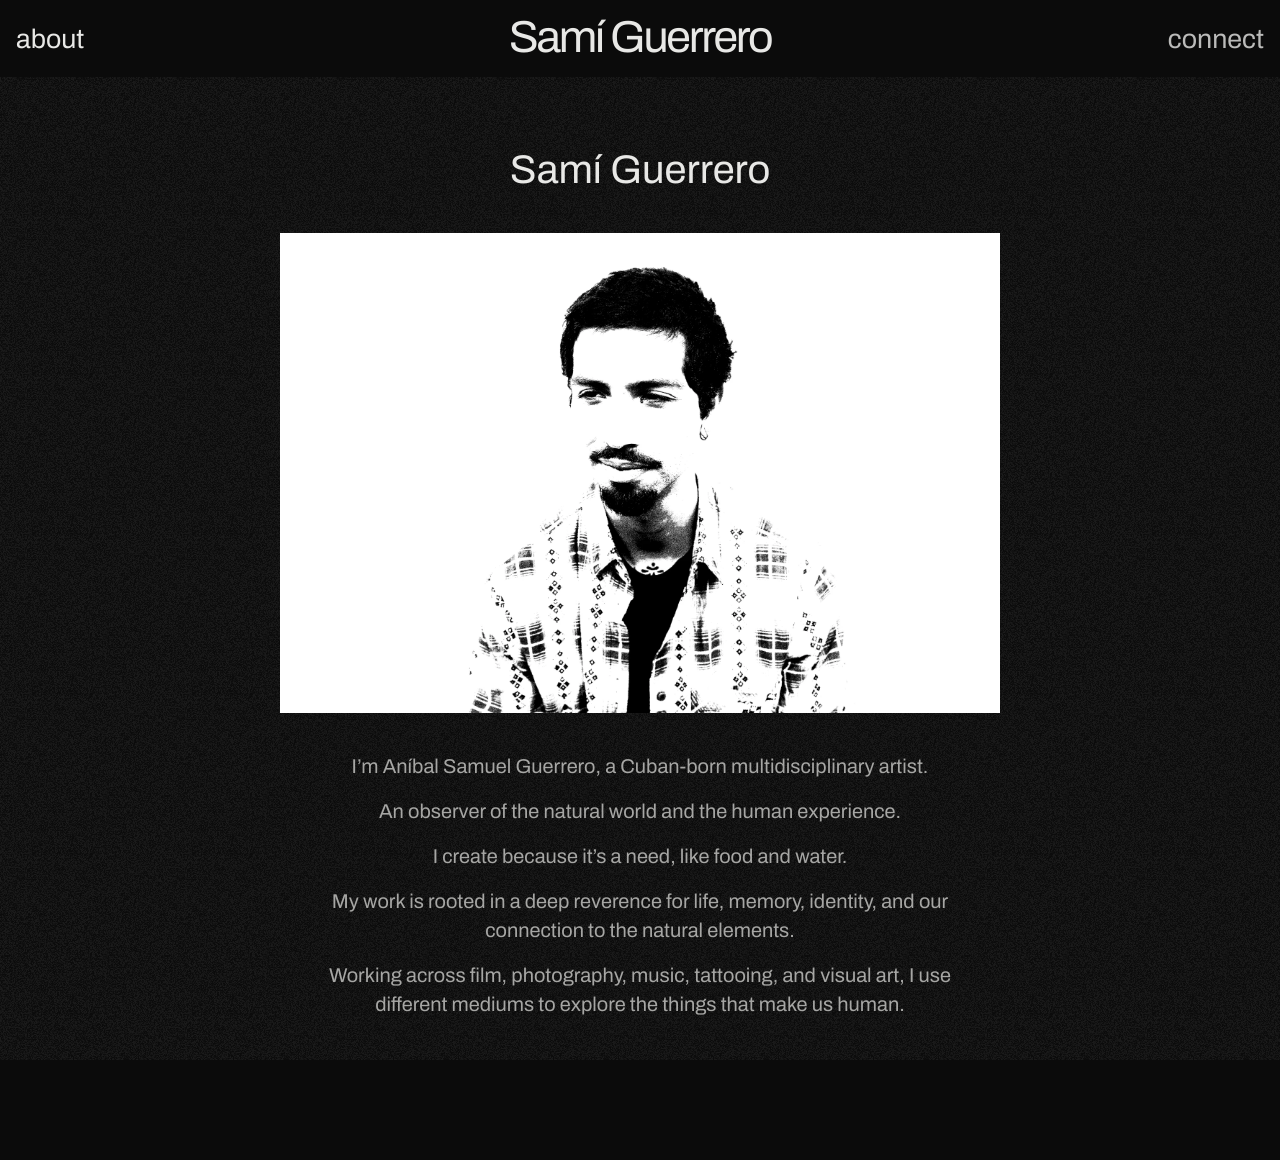
<file: about.html>
<!doctype html>
<html lang="en">
<head>
<meta charset="utf-8">
<meta name="viewport" content="width=device-width, initial-scale=1">
<title>about · samigxrrero</title>
<meta name="description" content="About Samí Guerrero.">
<link rel="preconnect" href="https://fonts.googleapis.com">
<link rel="preconnect" href="https://fonts.gstatic.com" crossorigin>
<link rel="stylesheet" href="https://fonts.googleapis.com/css2?family=Archivo:ital,wght@0,400;0,500;1,400&display=swap">
<link rel="icon" href="favicon.ico?v=2" sizes="any">
<link rel="icon" href="img/favicon-32.png?v=2" type="image/png" sizes="32x32">
<link rel="icon" href="favicon.svg?v=2" type="image/svg+xml">
<link rel="apple-touch-icon" href="img/apple-touch-icon.png?v=2">
<link rel="stylesheet" href="styles.css?v=20261127a">
</head>
<body>


<div class="wrap">

  <header class="site-header bar">
    <a class="bar-l" href="about.html" aria-current="page">about</a>
    <a class="logo" href="index.html">Samí Guerrero</a>
    <a class="bar-r" href="contact.html">connect</a>
  </header>

  <main class="about-page" aria-label="About">
    <h1 class="about-name">Samí Guerrero</h1>
    <div class="about-portrait" data-tap>
      <img src="img/about-1.webp" alt="Samí Guerrero" width="2000" height="1333">
      <img class="about-alt" src="img/about-2.webp" alt="" aria-hidden="true" width="2000" height="1333">
    </div>
    <div class="lede about-bio">
      <p><span>I’m Aníbal Samuel Guerrero, a Cuban-born multidisciplinary artist.</span><span>An observer of the natural world and the human experience.</span><span>I create because it’s a need, like food and water.</span></p>
      <p><span>My work is rooted in a deep reverence for life, memory, identity, and our connection to the natural elements.</span><span>Working across film, photography, music, tattooing, and visual art, I use different mediums to explore the things that make us human.</span></p>
    </div>
  </main>


</div>
<script src="site.js?v=20261101d"></script>
</body>
</html>
</file>
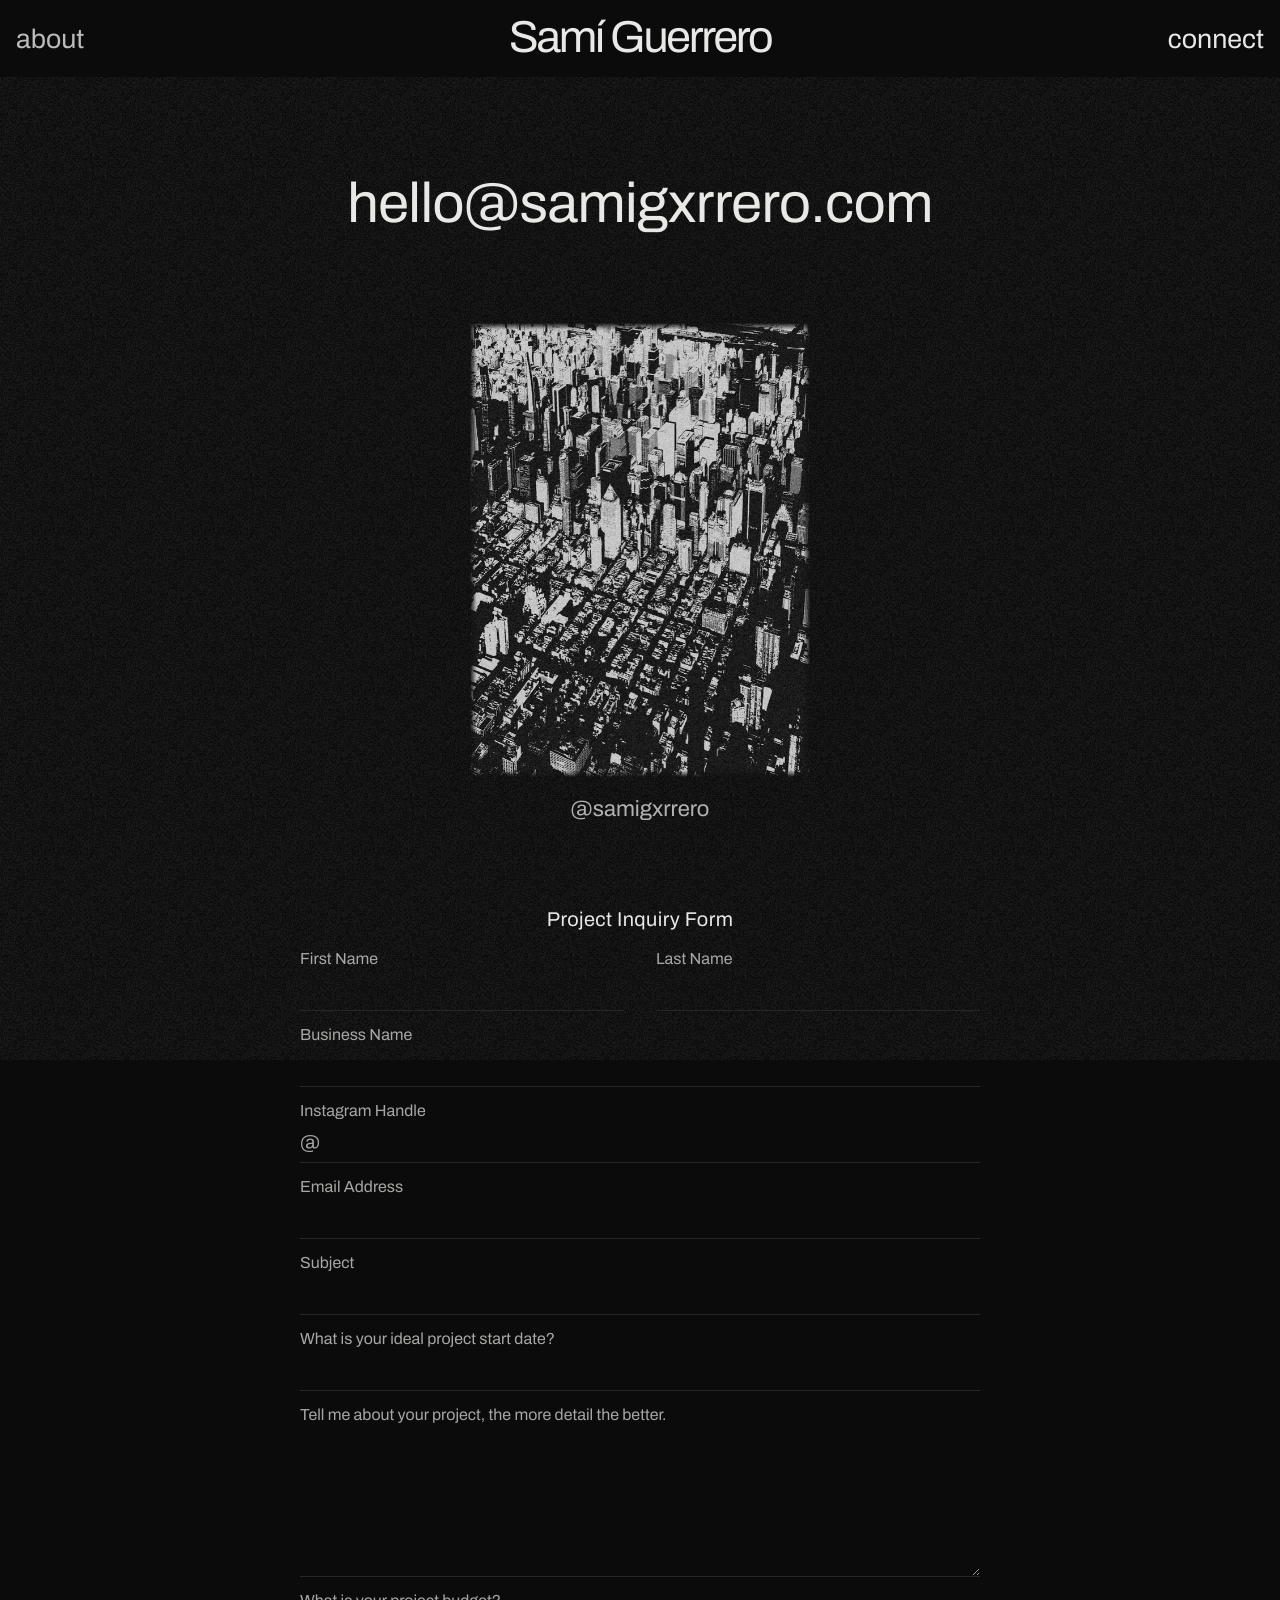
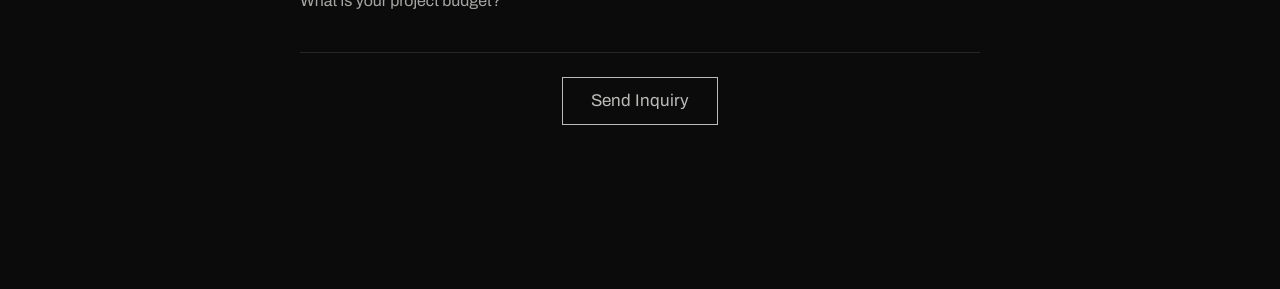
<file: contact.html>
<!doctype html>
<html lang="en">
<head>
<meta charset="utf-8">
<meta name="viewport" content="width=device-width, initial-scale=1">
<title>connect · samigxrrero</title>
<meta name="description" content="Connect with Samí Guerrero.">
<link rel="preconnect" href="https://fonts.googleapis.com">
<link rel="preconnect" href="https://fonts.gstatic.com" crossorigin>
<link rel="stylesheet" href="https://fonts.googleapis.com/css2?family=Archivo:ital,wght@0,400;0,500;1,400&display=swap">
<link rel="icon" href="favicon.ico?v=2" sizes="any">
<link rel="icon" href="img/favicon-32.png?v=2" type="image/png" sizes="32x32">
<link rel="icon" href="favicon.svg?v=2" type="image/svg+xml">
<link rel="apple-touch-icon" href="img/apple-touch-icon.png?v=2">
<link rel="stylesheet" href="styles.css?v=20261127a">
</head>
<body>


<div class="wrap">

  <header class="site-header bar">
    <a class="bar-l" href="about.html">about</a>
    <a class="logo" href="index.html">Samí Guerrero</a>
    <a class="bar-r" href="contact.html" aria-current="page">connect</a>
  </header>

  <main class="contact2" aria-label="Contact">
    <section class="c-direct">
      <h1 class="sr-only">connect</h1>
      <a class="c-email" href="mailto:hello@samigxrrero.com">hello@samigxrrero.com</a>
    </section>

    <section class="c-follow" aria-label="Instagram">
      <img class="c-photo" src="img/connect-buildings.webp" alt="City buildings from above, in black and white" width="600" height="800" decoding="async">
      <a class="c-follow-card" href="https://www.instagram.com/samigxrrero" target="_blank" rel="noopener"><span class="c-handle">@samigxrrero</span></a>
    </section>

    <section class="c-inquiry" aria-label="Inquiry">
      <p class="label inq-title">Project Inquiry Form</p>
      <form class="inquiry">
        <div class="inq-row">
          <label><span>First Name</span><input name="first" type="text" autocomplete="given-name" required></label>
          <label><span>Last Name</span><input name="last" type="text" autocomplete="family-name" required></label>
        </div>
        <label><span>Business Name</span><input name="business" type="text" autocomplete="organization"></label>
        <label><span>Instagram Handle</span><span class="at-wrap"><span class="at" aria-hidden="true">@</span><input name="ig" type="text" autocapitalize="none" autocorrect="off" spellcheck="false"></span></label>
        <label><span>Email Address</span><input name="email" type="email" autocomplete="email" required></label>
        <label><span>Subject</span><input name="subject" type="text" required></label>
        <label><span>What is your ideal project start date?</span><input name="start" type="text"></label>
        <label><span>Tell me about your project, the more detail the better.</span><textarea name="details" rows="6" required></textarea></label>
        <label><span>What is your project budget?</span><input name="budget" type="text"></label>
        <input type="text" name="_honey" class="sr-only" tabindex="-1" autocomplete="off" aria-hidden="true">
        <div class="inq-send"><button class="btn" type="submit">Send Inquiry</button></div>
        <p class="inq-status" role="status" aria-live="polite"></p>
      </form>
    </section>
  </main>


</div>
<script>
(function () {
  // the form posts to the site's own /api/inquiry, which emails it to sami (see worker/index.js)
  var f = document.querySelector('.inquiry'), status = f.querySelector('.inq-status'), btn = f.querySelector('button');
  var v = function (n) { return f[n].value.trim(); };
  // the @ is already shown in front of the instagram box, so drop any @ people type themselves
  f.ig.addEventListener('input', function () { var s = f.ig.value.replace(/@/g, ''); if (s !== f.ig.value) f.ig.value = s; });
  f.addEventListener('submit', function (e) {
    e.preventDefault();
    var data = {};
    ['first', 'last', 'business', 'ig', 'email', 'subject', 'start', 'details', 'budget', '_honey'].forEach(function (k) { data[k] = v(k); });
    btn.disabled = true; btn.textContent = 'Sending…'; status.textContent = '';
    fetch('/api/inquiry', { method: 'POST', headers: { 'Content-Type': 'application/json' }, body: JSON.stringify(data) })
      .then(function (r) { return r.json().catch(function () { return {}; }).then(function (j) { if (!r.ok || !j.ok) throw new Error(j.error || r.status); }); })
      .then(function () {
        f.reset(); btn.textContent = 'Sent'; status.textContent = 'Thank you, I’ll be in touch.';
        setTimeout(function () { btn.disabled = false; btn.textContent = 'Send Inquiry'; }, 4000);
      })
      .catch(function () {
        btn.disabled = false; btn.textContent = 'Send Inquiry';
        status.textContent = 'Something went wrong. Please try again, or email hello@samigxrrero.com.';
      });
  });
})();
</script>
<script src="site.js?v=20261101d"></script>
</body>
</html>
</file>
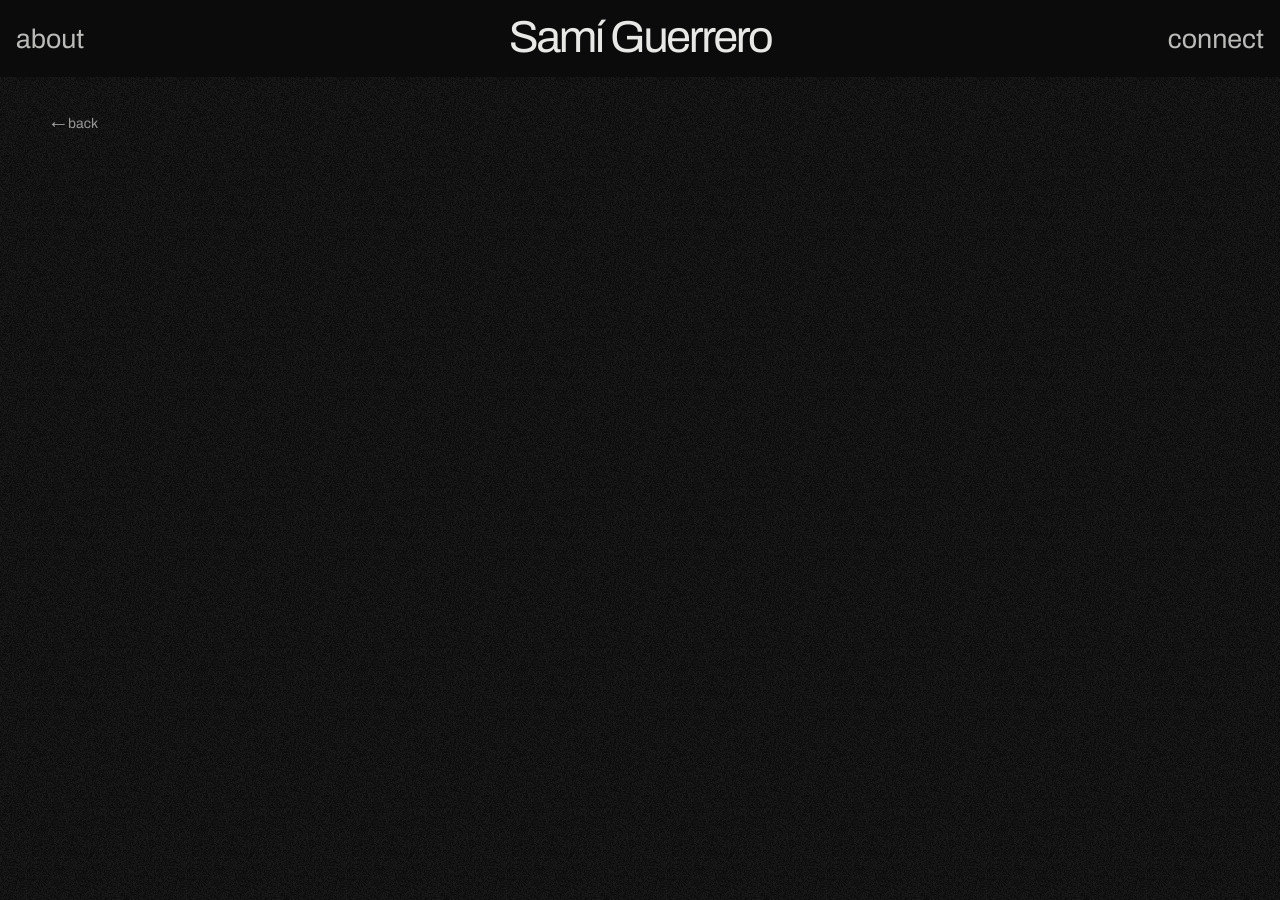
<file: design.html>
<!doctype html>
<html lang="en">
<head>
<meta charset="utf-8">
<meta name="viewport" content="width=device-width, initial-scale=1">
<title>design · samigxrrero</title>
<meta name="description" content="design by sami gxrrero.">
<link rel="preconnect" href="https://fonts.googleapis.com">
<link rel="preconnect" href="https://fonts.gstatic.com" crossorigin>
<link rel="stylesheet" href="https://fonts.googleapis.com/css2?family=Archivo:ital,wght@0,400;0,500;1,400&display=swap">
<link rel="icon" href="favicon.ico?v=2" sizes="any">
<link rel="icon" href="img/favicon-32.png?v=2" type="image/png" sizes="32x32">
<link rel="icon" href="favicon.svg?v=2" type="image/svg+xml">
<link rel="apple-touch-icon" href="img/apple-touch-icon.png?v=2">
<link rel="stylesheet" href="styles.css?v=20261127a">
</head>
<body>


<div class="wrap">

  <header class="site-header bar">
    <a class="bar-l" href="about.html">about</a>
    <a class="logo" href="index.html">Samí Guerrero</a>
    <a class="bar-r" href="contact.html">connect</a>
  </header>

  <main class="design-page" aria-label="Design">
    <a class="back" href="index.html">← back</a>
  </main>


</div>
<script src="site.js?v=20261101d"></script>
</body>
</html>
</file>
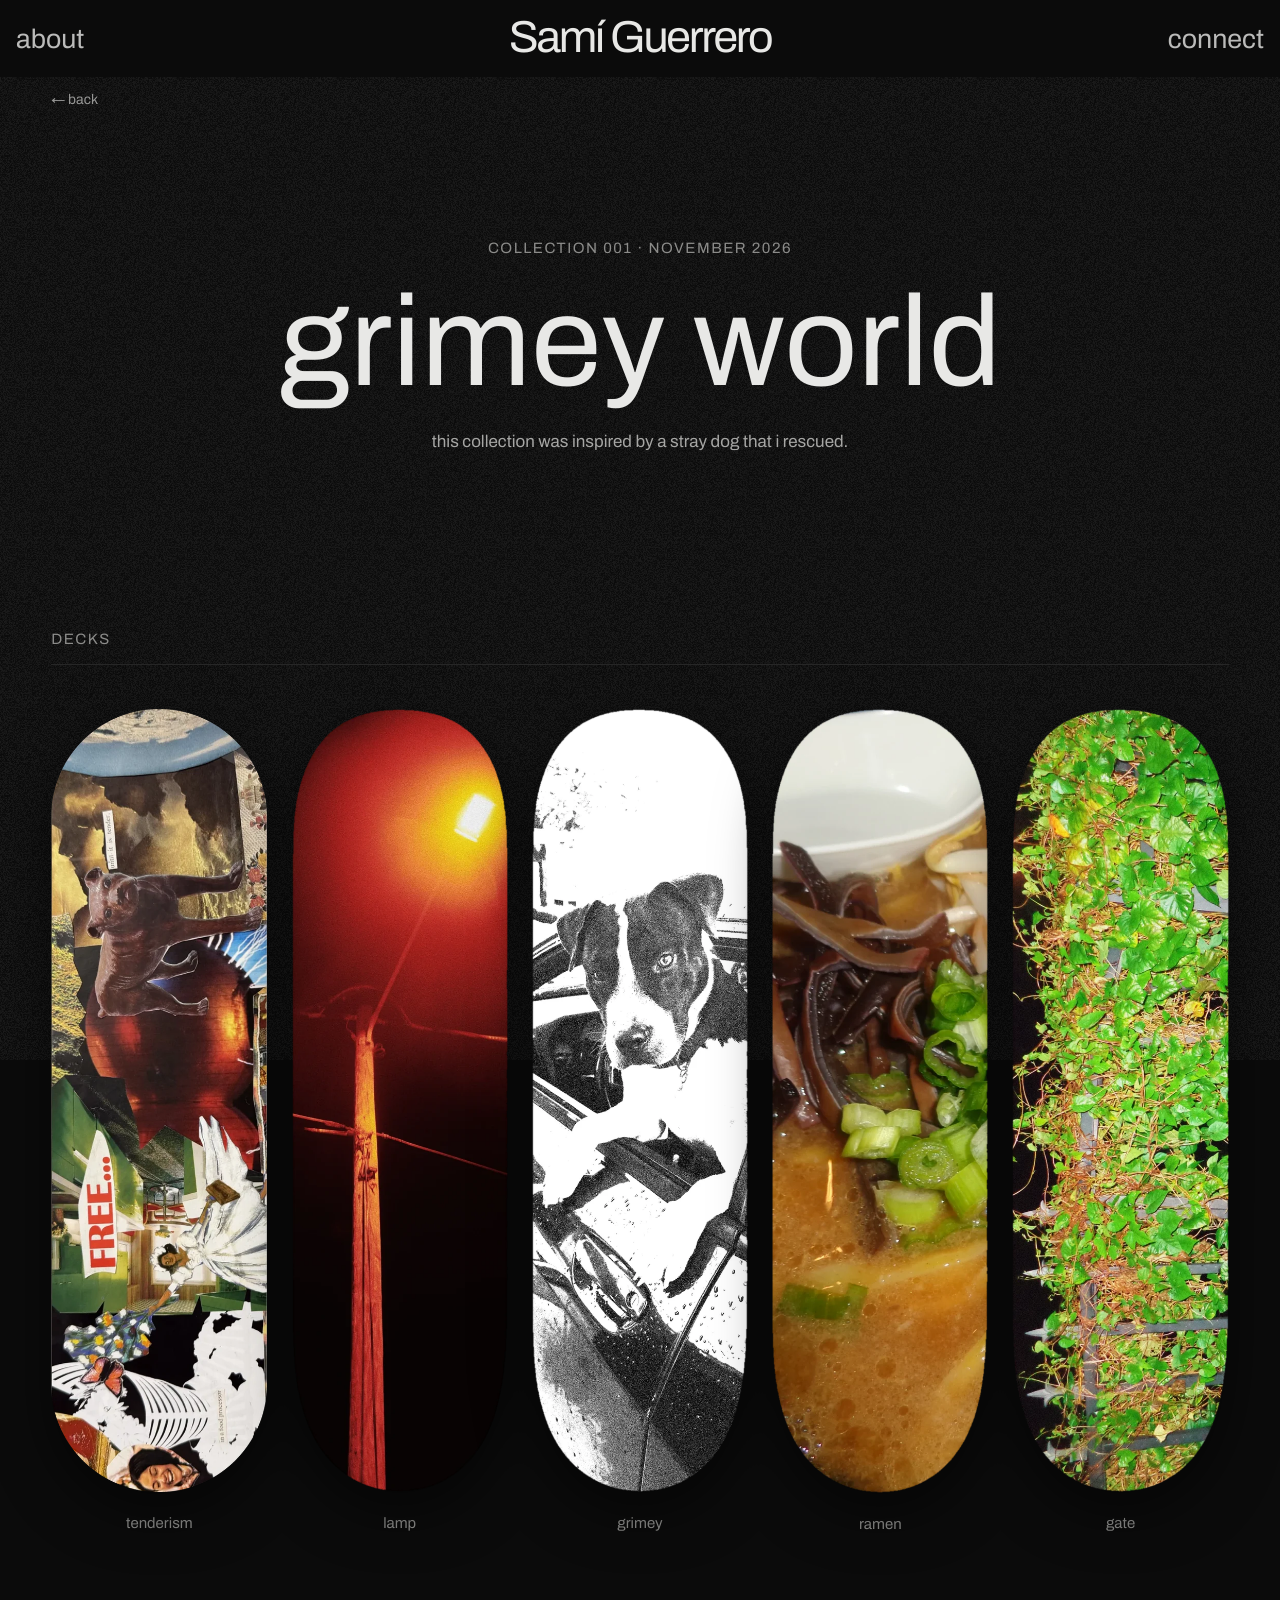
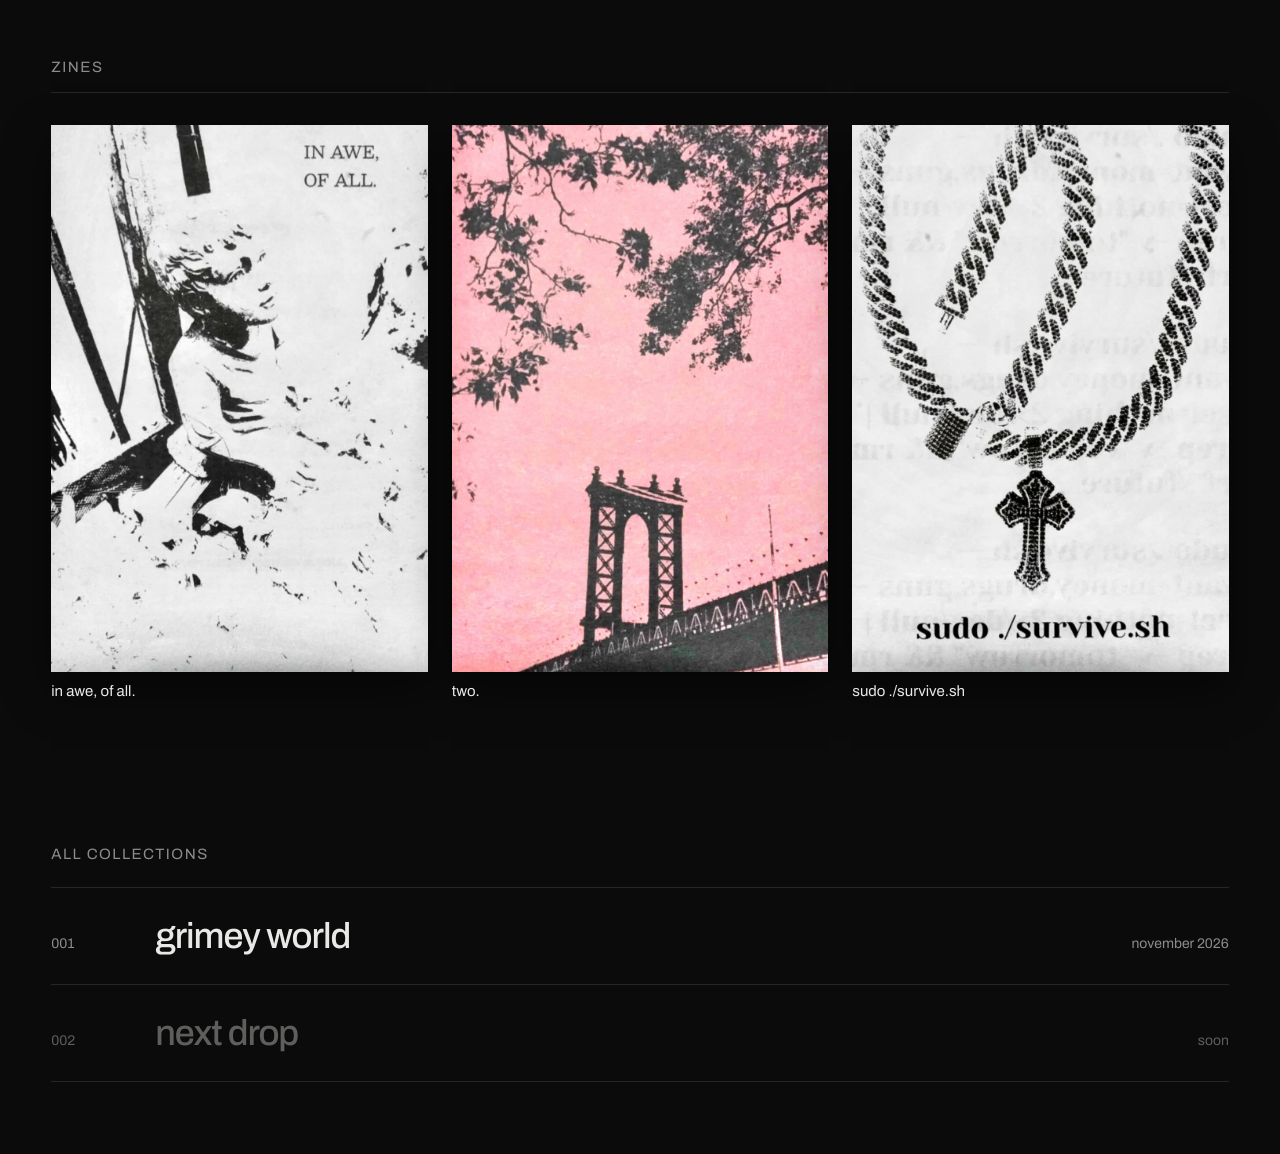
<file: drops.html>
<!doctype html>
<html lang="en">
<head>
<meta charset="utf-8">
<meta name="viewport" content="width=device-width, initial-scale=1">
<title>shop · samigxrrero</title>
<link rel="preconnect" href="https://fonts.googleapis.com">
<link rel="preconnect" href="https://fonts.gstatic.com" crossorigin>
<link rel="stylesheet" href="https://fonts.googleapis.com/css2?family=Archivo:ital,wght@0,400;0,500;1,400&display=swap">
<link rel="icon" href="favicon.ico?v=2" sizes="any">
<link rel="icon" href="img/favicon-32.png?v=2" type="image/png" sizes="32x32">
<link rel="icon" href="favicon.svg?v=2" type="image/svg+xml">
<link rel="apple-touch-icon" href="img/apple-touch-icon.png?v=2">
<link rel="stylesheet" href="styles.css?v=20261127a">
</head>
<body>


<div class="wrap">

  <header class="site-header bar">
    <a class="bar-l" href="about.html">about</a>
    <a class="logo" href="index.html">Samí Guerrero</a>
    <a class="bar-r" href="contact.html">connect</a>
  </header>

  <main>
    <a class="back" href="index.html">← back</a>

    <section id="top" class="collection-intro">
      <p class="label" style="font-weight: 400">collection 001 · november 2026</p>
      <h1 class="display" style="font-size: clamp(56px, 10vw, 152px)">grimey world</h1>
      <p class="intro-desc">this collection was inspired by a stray dog that i rescued.</p>
    </section>


    <section class="cat" aria-label="Decks">
      <div class="cat-head"><h2 class="label">decks</h2></div>
      <div class="grid grid-decks">
        <a class="tile deck" href="#top"><div class="deck-img"><img src="img/decks/deck-1.webp" alt="Collage deck graphic" loading="lazy"></div><span class="name">tenderism</span><span class="price">$100</span></a>
        <a class="tile deck" href="#top"><div class="deck-img"><img src="img/decks/deck-3.webp" alt="Street lamp at night deck graphic" loading="lazy"></div><span class="name">lamp</span><span class="price">$100</span></a>
        <a class="tile deck" href="#top"><div class="deck-img"><img src="img/decks/deck-5.webp" alt="Dog in a car window deck graphic" loading="lazy"></div><span class="name">grimey</span><span class="price">$100</span></a>
        <a class="tile deck" href="#top"><div class="deck-img"><img src="img/decks/deck-4.webp" alt="Ramen bowl deck graphic" loading="lazy"></div><span class="name">ramen</span><span class="price">$100</span></a>
        <a class="tile deck" href="#top"><div class="deck-img"><img src="img/decks/deck-6.webp" alt="Ivy on an iron fence deck graphic" loading="lazy"></div><span class="name">gate</span><span class="price">$100</span></a>
      </div>
    </section>

    <section class="cat" aria-label="Zines">
      <div class="cat-head"><h2 class="label">zines</h2></div>
      <div class="grid grid-zines">
        <a class="tile zine" href="#top"><div class="zine-img"><img src="img/zines/in-awe-of-all.webp" alt="Zine cover: In awe, of all" loading="lazy"></div><span class="name">in awe, of all.</span><span class="price">$15</span></a>
        <a class="tile zine" href="#top"><div class="zine-img"><img src="img/zines/two.webp" alt="Zine cover: two, bridge and trees on pink" loading="lazy"></div><span class="name">two.</span><span class="price">$15</span></a>
        <a class="tile zine" href="#top"><div class="zine-img"><img src="img/zines/sudo-survive.webp" alt="Zine cover: sudo ./survive.sh" loading="lazy"></div><span class="name">sudo ./survive.sh</span><span class="price">$15</span></a>
      </div>
    </section>

    <section aria-label="Archive" style="padding: 120px 0 72px">
      <h2 class="label" style="margin-bottom: 24px">all collections</h2>
      <div style="border-top: 1px solid var(--line)">
        <a class="row" href="#top">
          <span class="n">001</span><span class="t">grimey world</span><span class="d">november 2026</span>
        </a>
        <div class="row soon">
          <span class="n">002</span><span class="t">next drop</span><span class="d">soon</span>
        </div>
      </div>
    </section>

  </main>


</div>
<script src="site.js?v=20261101d"></script>
</body>
</html>
</file>
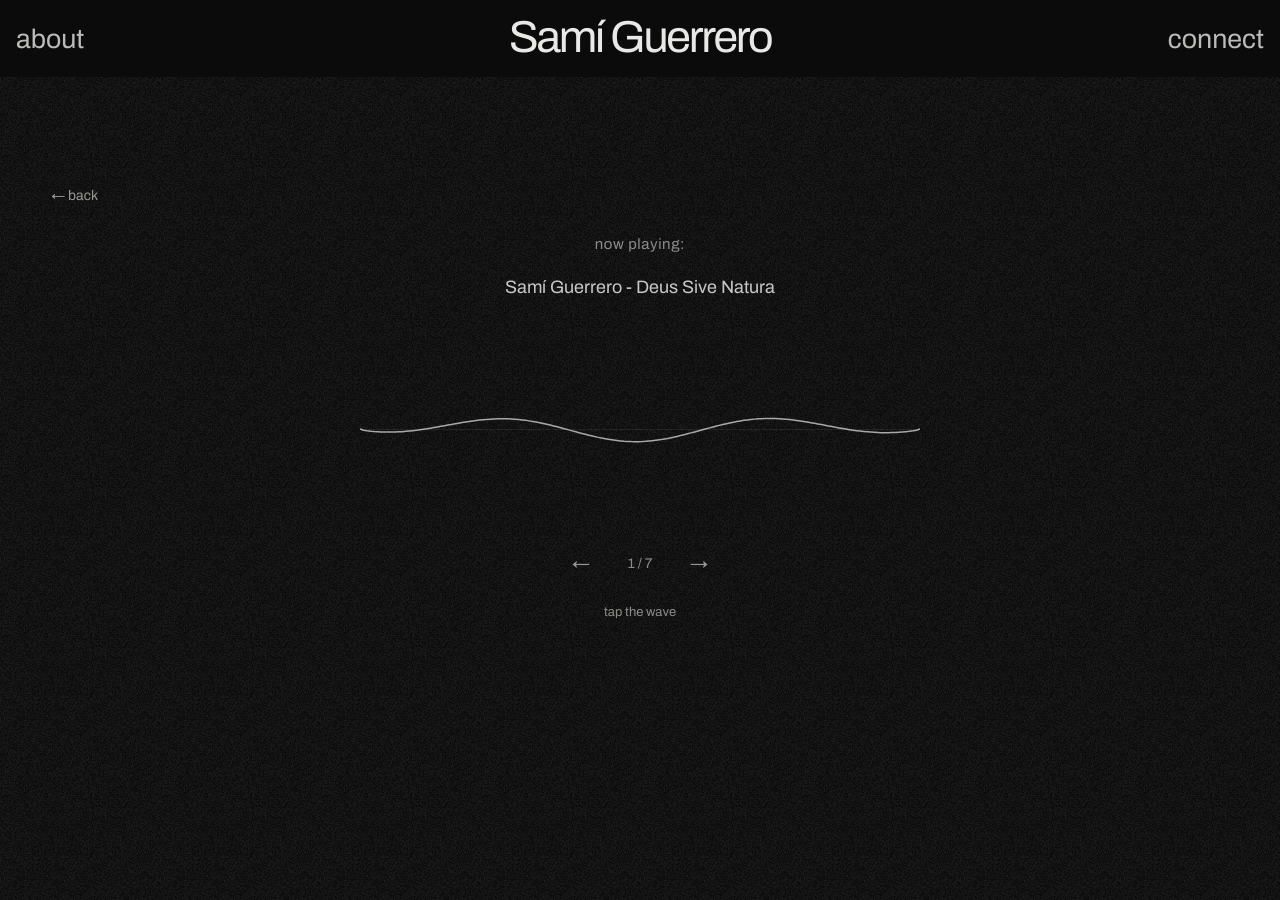
<file: music.html>
<!doctype html>
<html lang="en">
<head>
<meta charset="utf-8">
<meta name="viewport" content="width=device-width, initial-scale=1">
<title>music · samigxrrero</title>
<meta name="description" content="music by Samí Guerrero.">
<link rel="preconnect" href="https://fonts.googleapis.com">
<link rel="preconnect" href="https://fonts.gstatic.com" crossorigin>
<link rel="stylesheet" href="https://fonts.googleapis.com/css2?family=Archivo:ital,wght@0,400;0,500;1,400&display=swap">
<link rel="icon" href="favicon.ico?v=2" sizes="any">
<link rel="icon" href="img/favicon-32.png?v=2" type="image/png" sizes="32x32">
<link rel="icon" href="favicon.svg?v=2" type="image/svg+xml">
<link rel="apple-touch-icon" href="img/apple-touch-icon.png?v=2">
<link rel="stylesheet" href="styles.css?v=20261127a">
</head>
<body>


<div class="wrap">

  <header class="site-header bar">
    <a class="bar-l" href="about.html">about</a>
    <a class="logo" href="index.html">Samí Guerrero</a>
    <a class="bar-r" href="contact.html">connect</a>
  </header>

  <main class="music" aria-label="Music">
    <a class="back" href="index.html">← back</a>
    <p class="label now">now playing:</p>
    <button class="track" type="button" aria-haspopup="dialog">Samí Guerrero - <span id="title">Deus Sive Natura</span></button>
    <button class="scope" type="button" aria-label="Play Deus Sive Natura" aria-pressed="false">
      <canvas id="wave" aria-hidden="true"></canvas>
    </button>
    <div class="deck">
      <button class="skip" type="button" data-step="-1" aria-label="Previous song">←</button>
      <span class="count" aria-live="polite"><span id="pos">1</span> / <span id="total">7</span></span>
      <button class="skip" type="button" data-step="1" aria-label="Next song">→</button>
    </div>
    <p class="hint">tap the wave</p>
  </main>

  <dialog class="where" id="where" aria-labelledby="where-title">
    <p class="label" id="where-title">listen on</p>
    <div class="where-links">
      <a id="go-apple" class="btn" href="#" target="_blank" rel="noopener">apple music</a>
      <a id="go-spotify" class="btn" href="#" target="_blank" rel="noopener">spotify</a>
    </div>
    <form method="dialog"><button class="close" type="submit">close</button></form>
  </dialog>


</div>
<script>
(function () {
  var tracks = [{"title": "Deus Sive Natura", "apple": "https://music.apple.com/us/album/deus-sive-natura/6800412531?i=6800412533", "spotify": "https://open.spotify.com/track/4HXy3je6lJchGeOc383nKH", "preview": "https://audio-ssl.itunes.apple.com/itunes-assets/AudioPreview211/v4/29/ec/99/29ec99df-e4ab-f80d-c8bd-853fc5c81eff/mzaf_16142720809235309807.plus.aac.p.m4a"}, {"title": "Somewhere", "apple": "https://music.apple.com/us/album/somewhere/6800410194?i=6800410405", "spotify": "https://open.spotify.com/track/5jDhTgVIWVGUUbDGsKz39r", "preview": "https://audio-ssl.itunes.apple.com/itunes-assets/AudioPreview211/v4/ec/bf/fb/ecbffbd1-58f7-43b6-96ce-bec64899cad9/mzaf_14854160168208244527.plus.aac.p.m4a"}, {"title": "Recharge", "apple": "https://music.apple.com/us/album/recharge/6800412531?i=6800412534", "spotify": "https://open.spotify.com/track/2VSFihJBx4udHDUf4Q3N8V", "preview": "https://audio-ssl.itunes.apple.com/itunes-assets/AudioPreview221/v4/8b/ab/bc/8babbc30-f08a-ad97-80e0-30f1ca487391/mzaf_18434777570009737408.plus.aac.p.m4a"}, {"title": "Summit", "apple": "https://music.apple.com/us/album/summit/6800412531?i=6800412536", "spotify": "https://open.spotify.com/track/7Kz8a1QNeRRAQSJmfA39AC", "preview": "https://audio-ssl.itunes.apple.com/itunes-assets/AudioPreview211/v4/bd/84/d5/bd84d544-c817-29cb-8c82-0934837dccca/mzaf_4215276583341821697.plus.aac.p.m4a"}, {"title": "Canopy", "apple": "https://music.apple.com/us/album/canopy/6800412531?i=6800412535", "spotify": "https://open.spotify.com/track/7KtbKJlX4h0kPc40bRYPqx", "preview": "https://audio-ssl.itunes.apple.com/itunes-assets/AudioPreview221/v4/ce/0c/c9/ce0cc93d-b30b-1a54-d583-49c869fd4d1a/mzaf_6922418572690519204.plus.aac.p.m4a"}, {"title": "A World Stood Still", "apple": "https://music.apple.com/us/album/a-world-stood-still/6800396852?i=6800396853", "spotify": "https://open.spotify.com/track/5hZmByi2AAzLaJDHWuD4TL", "preview": "https://audio-ssl.itunes.apple.com/itunes-assets/AudioPreview211/v4/77/54/11/775411e5-568c-01db-a3fe-be2cf1f9312d/mzaf_10397217579398778686.plus.aac.p.m4a"}, {"title": "El Apagón Eterno", "apple": "https://music.apple.com/us/album/el-apag%C3%B3n-eterno/6800396759?i=6800396760", "spotify": "https://open.spotify.com/track/0lw0rKah85RdEclNsf6nbx", "preview": "https://audio-ssl.itunes.apple.com/itunes-assets/AudioPreview211/v4/6f/95/e2/6f95e222-79c2-50fa-616c-ddd6257e6d2c/mzaf_13564776211063747993.plus.aac.p.m4a"}];
  var i = 0, audio = new Audio();
  audio.preload = 'none';
  audio.crossOrigin = 'anonymous';
  var tape = document.querySelector('.scope'), title = document.getElementById('title');
  var pos = document.getElementById('pos'), dlg = document.getElementById('where');
  document.getElementById('total').textContent = tracks.length;

  // pull new releases from Apple Music automatically; newest new songs go first
  var SPOTIFY_ARTIST = 'https://open.spotify.com/artist/5Z75hnB9WIqxigd2EnNWuS';
  fetch('https://itunes.apple.com/lookup?id=6800396577&entity=song&limit=200&country=us')
    .then(function (r) { return r.json(); })
    .then(function (data) {
      var known = {}, live = {};
      tracks.forEach(function (t) { known[t.title.toLowerCase()] = t; });
      var songs = (data.results || []).filter(function (r) { return r.wrapperType === 'track'; });
      songs.forEach(function (r) { live[r.trackName.toLowerCase()] = true; });
      var fresh = songs
        .filter(function (r) { return r.wrapperType === 'track' && r.previewUrl; })
        .sort(function (a, b) { return new Date(b.releaseDate) - new Date(a.releaseDate); })
        .filter(function (r) {
          var t = known[r.trackName.toLowerCase()];
          if (t) { t.preview = r.previewUrl; t.apple = r.trackViewUrl || t.apple; return false; }
          return true;
        })
        .map(function (r) {
          return { title: r.trackName, apple: r.trackViewUrl, spotify: SPOTIFY_ARTIST, preview: r.previewUrl };
        });
      // songs taken off Apple Music drop off here too (only when Apple answered with a real list)
      var kept = songs.length ? tracks.filter(function (t) { return live[t.title.toLowerCase()]; }) : tracks;
      if (!fresh.length && kept.length === tracks.length) return;
      var current = tracks[i];
      tracks = fresh.concat(kept);
      if (!tracks.length) return;
      if (audio.paused && !audio.src) i = 0; else i = Math.max(0, tracks.indexOf(current));
      document.getElementById('total').textContent = tracks.length;
      show();
    })
    .catch(function () {});

  function show() {
    var t = tracks[i];
    title.textContent = t.title;
    pos.textContent = i + 1;
    tape.setAttribute('aria-label', (audio.paused ? 'Play ' : 'Pause ') + t.title);
  }
  function setPlaying(on) {
    tape.classList.toggle('playing', on);
    tape.setAttribute('aria-pressed', on);
    show();
  }
  function load(n, autoplay) {
    i = (n + tracks.length) % tracks.length;
    audio.src = tracks[i].preview;
    show();
    if (autoplay) audio.play();
  }

  tape.addEventListener('click', function () {
    wave.wake();
    if (!audio.src) load(i, false);
    if (audio.paused) audio.play(); else audio.pause();
  });
  audio.addEventListener('play', function () { setPlaying(true); });
  audio.addEventListener('pause', function () { setPlaying(false); });
  audio.addEventListener('ended', function () { load(i + 1, true); });
  // if a song won't load with permission to read its sound, play it plainly (the wave then just breathes)
  audio.addEventListener('error', function () {
    if (!audio.crossOrigin || !audio.src) return;
    audio.removeAttribute('crossorigin');
    wave.plain();
    var t = audio.src; audio.src = t; audio.play().catch(function () {});
  });
  var wave = scope(document.getElementById('wave'), audio, tape);

  document.querySelectorAll('.skip').forEach(function (b) {
    b.addEventListener('click', function () { load(i + +b.dataset.step, !audio.paused); });
  });

  document.querySelector('.track').addEventListener('click', function () {
    document.getElementById('go-apple').href = tracks[i].apple;
    document.getElementById('go-spotify').href = tracks[i].spotify;
    dlg.showModal();
  });
  dlg.addEventListener('click', function (e) { if (e.target === dlg) dlg.close(); });
  dlg.querySelectorAll('.where-links a').forEach(function (a) {
    a.addEventListener('click', function () { dlg.close(); });
  });
  show();

  // the line: a calm sine wave at rest, bent into the song's own waveform while it plays
  function scope(cv, el, box) {
    var ctx = cv.getContext('2d'), ac = null, an = null, buf = null, ok = true, wired = false;
    var N = 160, ys = new Float32Array(N), live = 0, t = 0, w = 0, h = 0;
    var still = window.matchMedia('(prefers-reduced-motion: reduce)').matches;
    function size() {
      var r = window.devicePixelRatio || 1;
      w = cv.clientWidth; h = cv.clientHeight;
      cv.width = Math.round(w * r); cv.height = Math.round(h * r);
      ctx.setTransform(r, 0, 0, r, 0, 0);
    }
    // the audio context starts on the tap (phones require that); the song is wired in once it actually plays
    function wake() {
      if (!ok) return;
      try {
        if (!ac) {
          var AC = window.AudioContext || window.webkitAudioContext;
          ac = new AC();
          an = ac.createAnalyser(); an.fftSize = 2048; an.smoothingTimeConstant = .6;
          an.connect(ac.destination);
          buf = new Float32Array(an.fftSize);
        }
        if (ac.state === 'suspended') ac.resume();
      } catch (e) { ok = false; }
    }
    function wire() {
      if (wired || !ok || !ac || !el.crossOrigin) return;
      try { ac.createMediaElementSource(el).connect(an); wired = true; } catch (e) { ok = false; }
    }
    el.addEventListener('playing', wire);
    function frame() {
      var playing = !el.paused;
      live += ((playing ? 1 : 0) - live) * .06;
      t += still ? 0 : .012 + live * .02;
      var reading = playing && wired;
      if (reading) an.getFloatTimeDomainData(buf);
      var mid = h / 2, amp = h * .36;
      for (var k = 0; k < N; k++) {
        var x = k / (N - 1);
        var rest = Math.sin(x * Math.PI * 4 - t * 2) * .22;
        var song = 0;
        if (reading) {
          // average each point's slice of samples so the line stays smooth
          var step = Math.floor(buf.length / N), a = k * step, sum = 0;
          for (var j = 0; j < step; j++) sum += buf[a + j];
          song = sum / step * 2.4;
        } else if (playing) {
          song = Math.sin(x * Math.PI * 9 + t * 5) * .18 * Math.sin(t * 1.3);
        }
        var target = rest * (1 - live * .6) + song * live;
        ys[k] += (Math.max(-1, Math.min(1, target)) - ys[k]) * .35;
      }
      ctx.clearRect(0, 0, w, h);
      ctx.strokeStyle = 'rgba(232, 232, 230, .08)'; ctx.lineWidth = 1;
      ctx.beginPath(); ctx.moveTo(0, Math.round(mid) + .5); ctx.lineTo(w, Math.round(mid) + .5); ctx.stroke();
      ctx.strokeStyle = 'rgba(232, 232, 230, ' + (.7 + live * .3) + ')'; ctx.lineWidth = 1.5;
      ctx.lineJoin = 'round';
      ctx.beginPath();
      for (k = 0; k < N; k++) {
        var edge = Math.sin(Math.PI * k / (N - 1)); // ends rest on the center line
        var px = k / (N - 1) * w, py = mid - ys[k] * amp * Math.pow(edge, .6);
        if (k) ctx.lineTo(px, py); else ctx.moveTo(px, py);
      }
      ctx.stroke();
      requestAnimationFrame(frame);
    }
    size();
    window.addEventListener('resize', size);
    requestAnimationFrame(frame);
    return { wake: wake, plain: function () { if (!wired) ok = false; } };
  }
})();
</script>
<script src="site.js?v=20261101d"></script>
</body>
</html>
</file>
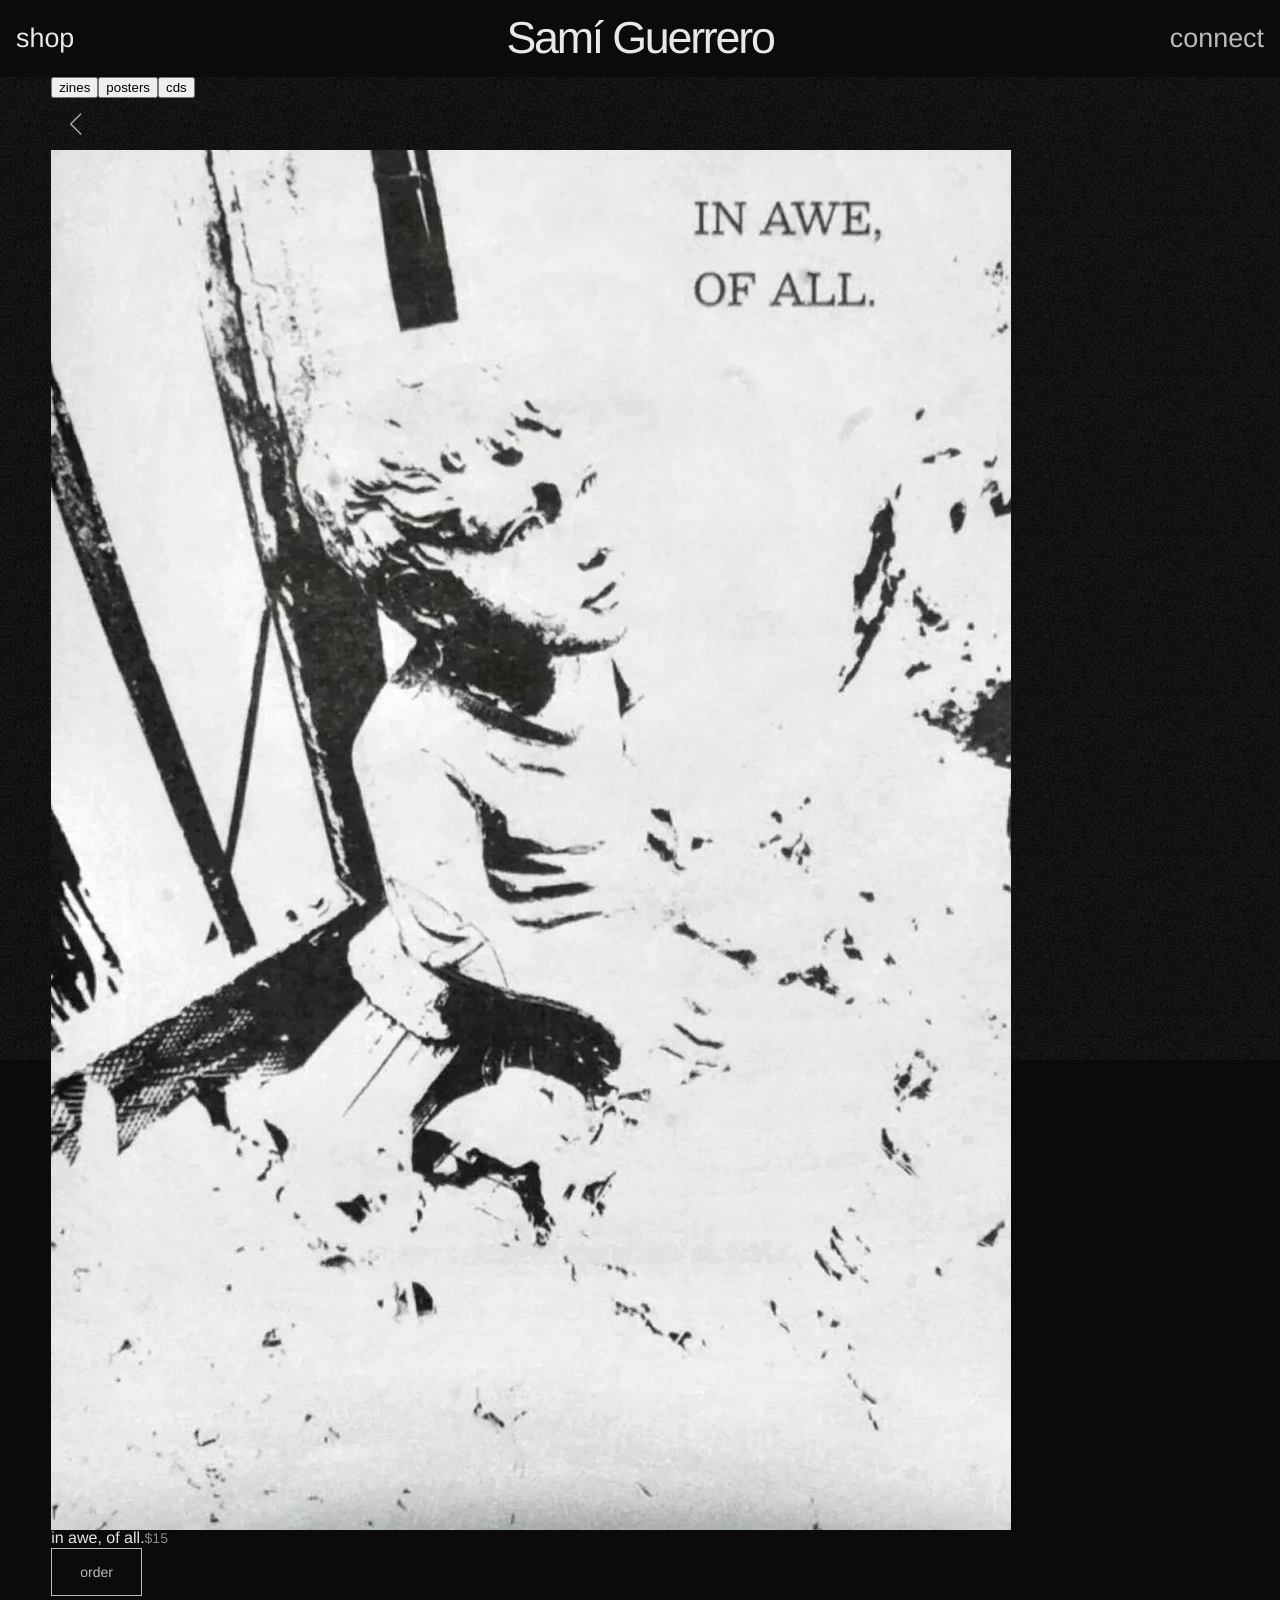
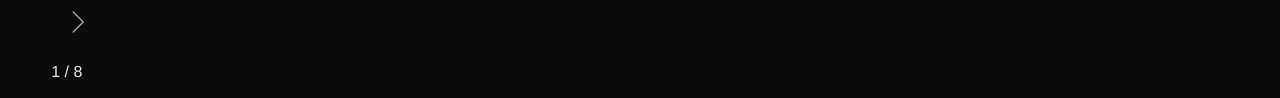
<file: shop.html>
<!doctype html>
<html lang="en">
<head>
<meta charset="utf-8">
<meta name="viewport" content="width=device-width, initial-scale=1">
<title>shop · samigxrrero</title>
<meta name="description" content="Zines, posters and CDs by Samí Guerrero.">
<link rel="preconnect" href="https://fonts.googleapis.com">
<link rel="preconnect" href="https://fonts.gstatic.com" crossorigin>
<link rel="stylesheet" href="https://fonts.googleapis.com/css2?family=Forum&display=swap">
<link rel="icon" href="favicon.ico" sizes="32x32">
<link rel="icon" href="favicon.svg" type="image/svg+xml">
<link rel="apple-touch-icon" href="img/apple-touch-icon.png">
<link rel="stylesheet" href="styles.css?v=20261111a">
</head>
<body>


<div class="wrap">

  <header class="site-header bar">
    <a class="bar-l" href="shop.html" aria-current="page">shop</a>
    <a class="logo" href="index.html">Samí Guerrero</a>
    <a class="bar-r" href="contact.html">connect</a>
  </header>

  <main class="shop" aria-label="Shop">
    <div class="kinds" role="group" aria-label="Jump to">
      <button type="button" data-k="zine" aria-pressed="true">zines</button><button type="button" data-k="poster" aria-pressed="false">posters</button><button type="button" data-k="cd" aria-pressed="false">cds</button>
    </div>
    <section class="one" aria-roledescription="carousel" aria-label="Shop">
      <button class="arrow prev" type="button" aria-label="Previous"><svg viewBox="0 0 24 24" aria-hidden="true"><path d="M15 4 7 12l8 8"/></svg></button>
      <div class="piece" aria-live="polite"></div>
      <button class="arrow next" type="button" aria-label="Next"><svg viewBox="0 0 24 24" aria-hidden="true"><path d="m9 4 8 8-8 8"/></svg></button>
    </section>
    <p class="piece-count"></p>
  </main>


</div>
<script src="shop.js?v=20261111a"></script>
<script src="site.js?v=20261101e"></script>
</body>
</html>
</file>
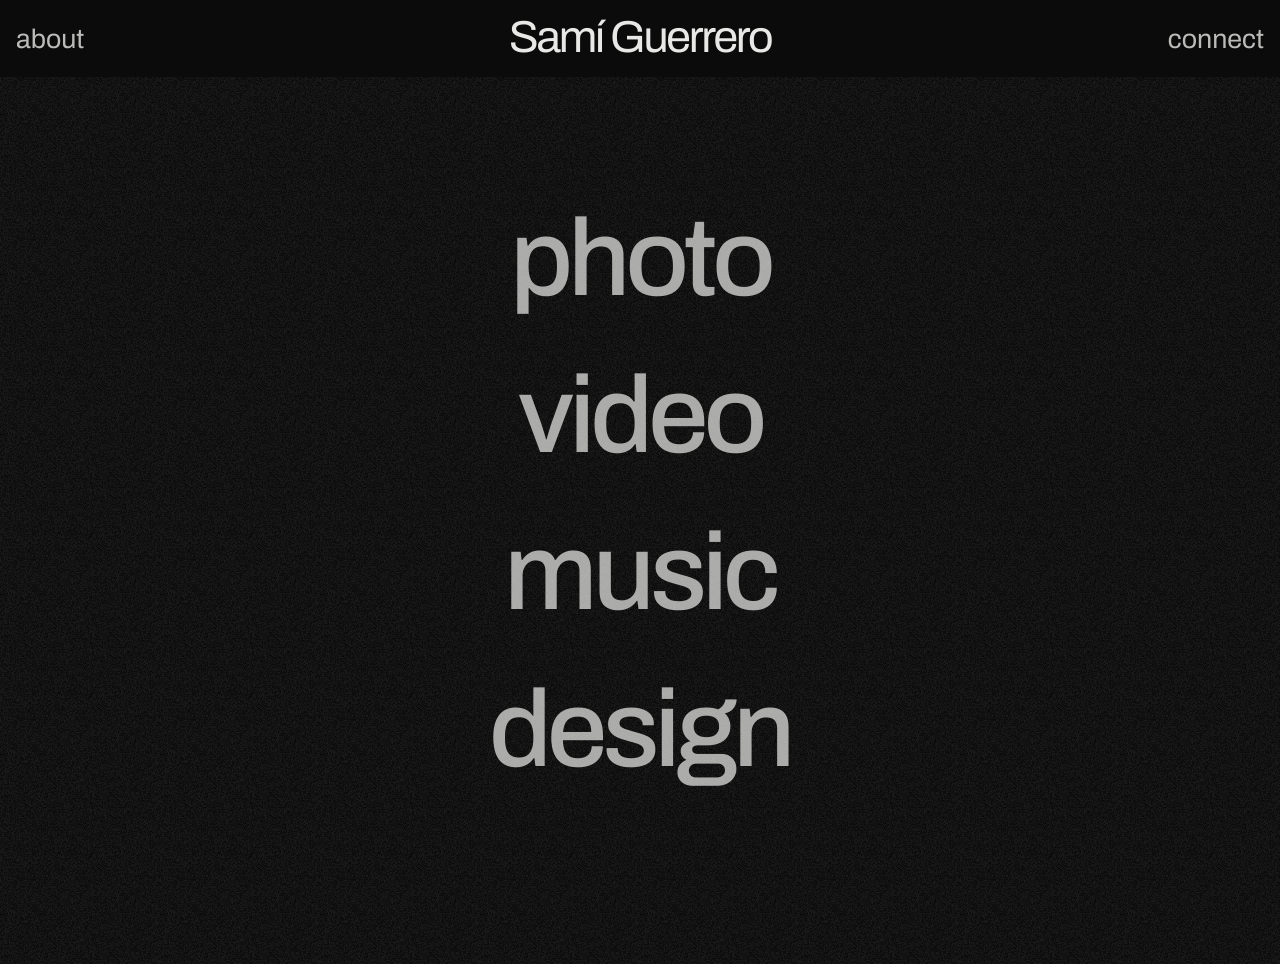
<file: work.html>
<!doctype html>
<html lang="en">
<head>
<meta charset="utf-8">
<meta name="viewport" content="width=device-width, initial-scale=1">
<title>work · samigxrrero</title>
<meta name="description" content="Photo, video, music and design by Samí Guerrero.">
<link rel="preconnect" href="https://fonts.googleapis.com">
<link rel="preconnect" href="https://fonts.gstatic.com" crossorigin>
<link rel="stylesheet" href="https://fonts.googleapis.com/css2?family=Archivo:ital,wght@0,400;0,500;1,400&display=swap">
<link rel="icon" href="favicon.ico?v=2" sizes="any">
<link rel="icon" href="img/favicon-32.png?v=2" type="image/png" sizes="32x32">
<link rel="icon" href="favicon.svg?v=2" type="image/svg+xml">
<link rel="apple-touch-icon" href="img/apple-touch-icon.png?v=2">
<link rel="stylesheet" href="styles.css?v=20261127a">
</head>
<body>


<div class="wrap">

  <header class="site-header bar">
    <a class="bar-l" href="about.html">about</a>
    <a class="logo" href="index.html">Samí Guerrero</a>
    <a class="bar-r" href="contact.html">connect</a>
  </header>

  <main class="work-list" aria-label="Work">
    <a class="wave" href="photo.html">photo</a>
    <a class="wave" href="video.html">video</a>
    <a class="wave" href="music.html">music</a>
    <a class="wave" href="design.html">design</a>
  </main>


</div>
<script src="site.js?v=20261101d"></script>
</body>
</html>
</file>
<file: styles.css>
:root {
  --bg: #0b0b0b;
  --fg: #e8e8e6;
  --muted: #a6a6a4;
  --dim: #8c8c8a;
  --line: #262626;
  --ph: #1a1a1a;
  --ease: cubic-bezier(.2, .7, .2, 1);
}

* { box-sizing: border-box; }

html { scroll-behavior: smooth; }

/* nothing on the page may push it wider than the screen, so phones only scroll up and down */
html { overflow-x: hidden; overscroll-behavior-x: none; -webkit-text-size-adjust: 100%; text-size-adjust: 100%; }

body {
  margin: 0;
  overflow-x: clip;
  background: var(--bg);
  color: var(--fg);
  font-family: 'Helvetica Neue', Helvetica, Arial, sans-serif;
  -webkit-font-smoothing: antialiased;
  -moz-osx-font-smoothing: grayscale;
  text-rendering: geometricPrecision;
}

img { display: block; max-width: 100%; }

a { color: var(--fg); text-decoration: none; transition: color .4s ease, opacity .4s ease; }
a:hover { color: #fff; }

/* film grain: one small still noise tile, no live filter or blending, so scrolling stays light */
.grain { display: none; }
body::after { content: ""; position: fixed; inset: 0; z-index: 0; pointer-events: none; background: url(img/grain.png) 0 0 / 160px 160px repeat; opacity: .07; }

.wrap { position: relative; z-index: 1; max-width: 1280px; margin: 0 auto; padding: 0 clamp(16px, 4vw, 56px); min-height: 100vh; display: flex; flex-direction: column; }

/* header + nav */
.site-header { display: flex; flex-wrap: wrap; justify-content: space-between; align-items: center; gap: 16px; padding: 28px 0; }
.logo { font-size: 18px; font-weight: 500; letter-spacing: .02em; }
.nav { display: flex; flex-wrap: wrap; gap: 28px; font-size: 18px; }
.nav a { opacity: .62; }
.nav a:hover, .nav a[aria-current="page"] { opacity: 1; }

/* type */
.display { margin: 0; font-weight: 500; line-height: .9; letter-spacing: -.045em; }
.label { margin: 0; font-size: 13px; font-weight: 500; letter-spacing: .14em; text-transform: uppercase; color: var(--dim); }
.big { margin: 0; font-size: clamp(36px, 5vw, 56px); font-weight: 500; letter-spacing: -.04em; line-height: 1; }
.lede { margin: 0; font-size: 18px; line-height: 1.55; color: var(--muted); }

/* sections */
.section { border-top: 1px solid var(--line); padding: 72px 0; }
.section-head { display: flex; justify-content: space-between; align-items: baseline; margin-bottom: 40px; }
.split { display: flex; flex-wrap: wrap; gap: 48px; }
.split > .label { flex: 1 1 200px; }
.split > .body { flex: 999 1 480px; }

/* placeholders / images */
.ph {
  background: var(--ph); color: var(--dim);
  display: flex; align-items: center; justify-content: center;
  font-size: 13px; letter-spacing: .1em; overflow: hidden;
  transition: background-color .6s ease;
}
.ph img { width: 100%; height: 100%; object-fit: cover; }

/* grids */
.grid { display: grid; gap: 24px; }
.grid-4 { grid-template-columns: repeat(auto-fit, minmax(240px, 1fr)); }
.grid-shop { grid-template-columns: repeat(auto-fit, minmax(200px, 1fr)); }
.grid-2x2 { grid-template-columns: repeat(2, minmax(0, 1fr)); gap: 48px 24px; }
.grid-fill { grid-template-columns: repeat(auto-fill, minmax(220px, 1fr)); }
.grid-decks { grid-template-columns: repeat(auto-fill, minmax(160px, 1fr)); }

/* tiles */
.tile { display: flex; flex-direction: column; gap: 12px; transition: transform .6s var(--ease); }
.tile:hover { transform: translateY(-6px); }
.tile:hover .ph { background-color: #242424; }
.tile-meta { display: flex; justify-content: space-between; font-size: 15px; }
.name { font-size: 15px; }
.price, .num { font-size: 14px; color: var(--dim); }

/* arrows */
.arrow { display: inline-block; transition: transform .5s var(--ease); }
.more { display: inline-flex; align-items: center; gap: 10px; min-height: 44px; font-size: 14px; }
.more:hover .arrow, .world:hover .arrow, .row:hover .arrow { transform: translateX(8px); }

/* worlds */
.world {
  display: flex; flex-direction: column; justify-content: space-between; gap: 64px;
  min-height: 280px; padding: 36px; border: 1px solid #2e2e2e; background: #111;
  transition: background-color .5s ease, border-color .5s ease;
}
.world:hover { background: #161616; border-color: #5a5a5a; }
.world-sub { font-size: 13px; color: var(--dim); }
.world-row { display: flex; justify-content: space-between; align-items: flex-end; }

/* button */
.btn { align-self: flex-start; display: inline-flex; align-items: center; justify-content: center; text-align: center; min-height: 48px; padding: 0 28px; border: 1px solid var(--fg); font-size: 14px; opacity: .8; transition: opacity .6s ease, box-shadow .9s ease, color .6s ease; }
.btn:hover, .btn:focus-visible, .btn[aria-expanded="true"] { opacity: 1; color: #fff; box-shadow: 0 0 32px rgba(255, 255, 255, .06), inset 0 0 16px rgba(255, 255, 255, .02); }
.msg-options { margin-top: 0; animation: fade-in .4s ease; }
@keyframes fade-in { from { opacity: 0; transform: translateY(-4px); } to { opacity: 1; transform: none; } }

/* call to action */
.cta { padding: 120px 0; display: flex; flex-direction: column; align-items: flex-start; gap: 32px; }
.btn-solid { min-height: 52px; padding: 0 32px; background: var(--fg); color: var(--bg); border-color: var(--fg); font-size: 15px; font-weight: 500; }
.btn-solid:hover { background: #fff; color: var(--bg); }

/* photo page: one long stream of vsco photos */
.photos { display: flex; flex-direction: column; gap: 24px; padding: 24px 0 120px; }
.stream { display: flex; flex-direction: column; align-items: center; gap: clamp(40px, 7vw, 88px); padding-top: 48px; }
.still { display: block; width: min(720px, 100%); opacity: 0; transition: opacity .45s ease; }
.still.in { opacity: .9; }
.still img { width: 100%; height: auto; background: var(--ph); }
@media (hover: hover) { .still.in:hover { opacity: 1; } }
.stream-more { align-self: center; margin-top: 72px; font-size: 14px; opacity: .62; transition: opacity .4s ease; }
.stream-more:hover { opacity: 1; }
.cats { display: flex; flex-direction: column; padding-top: 32px; }
.cat-row { align-items: baseline; padding: 18px 0; border-bottom: 1px solid var(--line); opacity: .86; transition: opacity .3s ease; }
.cat-row:hover, .cat-row:focus-visible { opacity: 1; }
.cat-title { font-size: 15px; font-weight: 400; padding-top: 24px; }
@media (prefers-reduced-motion: reduce) { .still { opacity: .86; transform: none; transition: none; } }

/* video page */
.videos { display: flex; flex-direction: column; gap: 72px; padding: 72px 0 120px; }
.vid { display: flex; flex-direction: column; gap: 14px; }
.frame { position: relative; aspect-ratio: 16 / 9; background: var(--ph); overflow: hidden; }
.frame > img, .frame > .ph, .frame iframe, .frame .loop { position: absolute; inset: 0; width: 100%; height: 100%; border: 0; }
.frame > img { object-fit: cover; transition: opacity .6s ease, transform .8s var(--ease); }
.frame .loop { pointer-events: none; opacity: 0; transition: opacity .6s ease; transform: scale(1.02); }
.vid.looping .frame .loop { opacity: 1; }
.vid.looping .frame > img { opacity: 0; }
.play { position: absolute; inset: 0; z-index: 2; width: 100%; height: 100%; background: transparent; border: 0; cursor: pointer; }
.play:focus-visible { outline: 2px solid var(--fg); outline-offset: 4px; }
.vid-meta { display: flex; justify-content: space-between; gap: 16px; font-size: 15px; }
.dim { color: var(--dim); }

/* music page */
.music { display: flex; flex-direction: column; align-items: center; text-align: center; gap: 20px; padding: 96px 0 140px; }
.music .now { font-weight: 400; text-transform: none; letter-spacing: .04em; }
.track { background: none; border: 0; padding: 4px 8px; color: var(--fg); font: inherit; font-size: 18px; cursor: pointer; opacity: .85; transition: opacity .4s ease, color .4s ease; }
.track:hover { opacity: 1; color: #fff; }
.scope { margin-top: 28px; background: none; border: 0; padding: 0; cursor: pointer; width: min(560px, 100%); color: var(--fg); }
.scope canvas { display: block; width: 100%; height: 160px; }

.scope:focus-visible, .track:focus-visible, .skip:focus-visible { outline: 2px solid var(--fg); outline-offset: 6px; }
.deck { display: flex; align-items: center; gap: 24px; margin-top: 12px; font-size: 14px; color: var(--dim); }
.skip { min-width: 44px; min-height: 44px; background: none; border: 0; color: var(--fg); font: inherit; font-size: 18px; cursor: pointer; opacity: .62; transition: opacity .4s ease; }
.skip:hover { opacity: 1; }
.hint { margin: 0; font-size: 13px; color: var(--dim); }
.where { background: #111; color: var(--fg); border: 1px solid #2e2e2e; padding: 36px; min-width: min(360px, 90vw); text-align: center; }
.where::backdrop { background: rgba(0, 0, 0, .7); }
.where-links { display: flex; flex-wrap: wrap; justify-content: center; gap: 16px; margin: 24px 0; }
.where .btn { align-self: auto; }
.close { background: none; border: 0; color: var(--dim); font: inherit; font-size: 13px; cursor: pointer; min-height: 44px; }
.close:hover { color: var(--fg); }

/* back link */
.back { display: inline-flex; align-items: center; min-height: 44px; font-size: 14px; opacity: .62; align-self: flex-start; }
.back:hover { opacity: 1; }

/* foundation page */
.fdn { display: flex; flex-direction: column; gap: 96px; padding: 24px 0 120px; }
.fdn-cols { display: grid; grid-template-columns: repeat(2, minmax(0, 1fr)); gap: 24px; }
.fdn-col { display: flex; flex-direction: column; align-items: flex-start; gap: 16px; padding: 40px; border: 1px solid #2e2e2e; background: #111; }
.fdn-col .label { margin-bottom: 8px; }
.fdn-line { margin: 0; font-size: 14px; color: var(--dim); }
.fdn-link { font-size: 15px; border-bottom: 1px solid #3a3a3a; padding-bottom: 2px; }
.fdn-link:hover { border-color: var(--fg); }
.fdn-col .btn { margin-top: 8px; }
.fdn-mission { display: flex; flex-direction: column; align-items: center; text-align: center; gap: 28px; }
.fdn-mission .lede { max-width: 680px; }
.fdn-logo { display: block; align-self: center; width: min(280px, 70vw); height: auto; border-radius: 50%; }
.fdn-follow { display: flex; flex-direction: column; align-items: center; gap: 20px; }
.fdn-follow .btn { align-self: center; }
@media (max-width: 720px) { .fdn-cols { grid-template-columns: 1fr; } .fdn-col { padding: 28px; } }

/* contact page */
.contact { display: flex; flex-direction: column; gap: 56px; padding: 24px 0 140px; }
.contact-rows { display: flex; flex-direction: column; border-top: 1px solid var(--line); }
.contact-row { display: flex; flex-wrap: wrap; justify-content: space-between; align-items: baseline; gap: 12px 40px; padding: 32px 0; border-bottom: 1px solid var(--line); }
.contact-mail { font-size: clamp(20px, 2.4vw, 28px); letter-spacing: -.01em; }
.contact-intro { display: flex; flex-direction: column; gap: 24px; }
.contact-intro .lede { max-width: 620px; font-style: italic; font-size: clamp(17px, 1.9vw, 21px); line-height: 1.5; letter-spacing: -.01em; color: #d6d6d4; }
.contact-packages { align-self: flex-end; margin-top: 16px; font-size: 14px; opacity: .62; transition: opacity .4s ease; }
.contact-packages:hover, .contact-packages:focus-visible { opacity: 1; }
.where .fdn-line { margin: 8px 0 0; }
button.btn { background: none; color: var(--fg); font: inherit; font-size: 14px; cursor: pointer; }

/* foundation handle + echo */
.handle, .echo { font-size: clamp(28px, 4vw, 44px); font-weight: 500; letter-spacing: -.03em; line-height: 1.15; }
.handle { opacity: .9; transition: opacity .6s ease, text-shadow .9s ease; }
.handle:hover, .handle:focus-visible { opacity: 1; color: #fff; text-shadow: 0 0 36px rgba(255, 255, 255, .08); }
.echo { display: grid; justify-items: center; align-content: start; height: 0; margin-top: -20px; overflow: hidden; transition: height 1s cubic-bezier(.2, .7, .2, 1); }
.echo.on { height: calc(5 * 1.15em + 100px); }
.echo span { opacity: 0; transform: translateY(-70%); transition: opacity .8s ease var(--d), transform .9s cubic-bezier(.2, .7, .2, 1) var(--d); }
.echo.on span { opacity: var(--o); transform: none; }
@media (prefers-reduced-motion: reduce) { .echo, .echo span { transition: none; } }

/* collection intro */
.collection-intro { display: flex; flex-direction: column; align-items: center; text-align: center; gap: 28px; padding: 120px 0 88px; }
.intro-desc { margin: 0; max-width: 680px; font-size: 17px; line-height: 1.6; color: var(--muted); }

/* deck graphics */
.deck-img { aspect-ratio: 1 / 3.62; display: flex; align-items: center; justify-content: center; }
.deck-img img { width: 100%; height: 100%; object-fit: contain; filter: drop-shadow(0 18px 28px rgba(0, 0, 0, .55)); transition: transform .6s var(--ease); }
.tile.deck:hover .deck-img img { transform: translateY(-4px) rotate(-1.5deg); }
.grid-decks { grid-template-columns: repeat(5, minmax(0, 1fr)); }
@media (max-width: 1100px) { .grid-decks { grid-template-columns: repeat(3, minmax(0, 1fr)); } }
@media (max-width: 560px) { .grid-decks { grid-template-columns: repeat(2, minmax(0, 1fr)); } }

/* zine covers */
.grid-zines { grid-template-columns: repeat(3, minmax(0, 1fr)); }
.zine-img { aspect-ratio: 960 / 1395; overflow: hidden; background: var(--ph); box-shadow: 0 18px 40px rgba(0, 0, 0, .5); }
.zine-img img { width: 100%; height: 100%; object-fit: cover; transition: transform .8s var(--ease); }
.tile.zine:hover .zine-img img { transform: scale(1.03); }
@media (max-width: 560px) { .grid-zines { grid-template-columns: repeat(2, minmax(0, 1fr)); } }

/* home: stepped name */
/* homepage: each part fills its own screen; the first screen is only the name */
.home { position: relative; flex: 1; display: flex; flex-direction: column; }
/* looping clip behind the homepage, edge to edge between the header and the footer */
.home-bg { position: absolute; top: 0; bottom: 0; left: 50%; width: 100vw; transform: translateX(-50%); overflow: hidden; z-index: 0; pointer-events: none; }
.home-bg video { width: 100%; height: 100%; object-fit: cover; opacity: .32; }
.home-bg::after { content: ""; position: absolute; inset: 0; background: linear-gradient(to bottom, rgba(11, 11, 11, .55), rgba(11, 11, 11, 0) 22%, rgba(11, 11, 11, 0) 78%, rgba(11, 11, 11, .55)); }
.home > section { position: relative; z-index: 1; }
/* with Reduce Motion on, show a still frame instead of the moving clip */
@media (prefers-reduced-motion: reduce) {
  .home-bg video { display: none; }
  .home-bg::before { content: ""; position: absolute; inset: 0; background: url(img/home-loop-poster.jpg) center / cover no-repeat; opacity: .32; }
}
.home-hero { padding: clamp(48px, 10vh, 120px) 0 clamp(120px, 16vw, 240px); }
/* homepage name + quote in Helvetica Neue (the body font) */
.hero-name { display: flex; flex-direction: column; align-items: flex-start; font-weight: 500; font-size: clamp(64px, 21vw, 300px); letter-spacing: -.045em; }
.hero-name span:last-child { align-self: flex-end; }

/* shop: price on hover */
@media (hover: hover) {
  .tile.deck .price, .tile.zine .price { opacity: 0; transform: translateY(-4px); transition: opacity .4s ease, transform .5s var(--ease); }
  .tile.deck:hover .price, .tile.deck:focus-visible .price, .tile.zine:hover .price, .tile.zine:focus-visible .price { opacity: 1; transform: none; color: var(--fg); }
}

/* home: big links */
/* same gap above work/shop (from the name) and below it (to the quote) */
.bigs { display: flex; flex-direction: column; align-items: center; gap: clamp(40px, 7vw, 96px); padding: 0; margin-top: 70vh; margin-top: 70svh; }
.biglink { font-size: clamp(56px, 9vw, 128px); font-weight: 500; line-height: .9; letter-spacing: -.045em; opacity: .9; transition: transform .8s var(--ease), opacity .6s ease, text-shadow .9s ease; }
.biglink:hover, .biglink:focus-visible { opacity: 1; color: #fff; transform: translateY(-4px); text-shadow: 0 0 40px rgba(255, 255, 255, .08); }
.biglink:active { transform: translateY(-2px) scale(.98); }
.home-fdn { display: flex; flex-direction: column; align-items: center; justify-content: center; text-align: center; gap: 28px; min-height: 100vh; min-height: 100svh; padding: 0; }
.home-fdn .btn { align-self: center; }
.home-quote { margin-top: auto; padding: 48px 0; text-align: center; }
.home-quote p { margin: 0; font-weight: 400; font-style: italic; font-size: clamp(22px, 3vw, 40px); line-height: 1.3; letter-spacing: -.015em; color: #d6d6d4; }

/* work page: magnifying wave */
.work-list { display: flex; flex-direction: column; align-items: center; gap: clamp(24px, 4vw, 48px); padding: clamp(72px, 10vw, 140px) 0 clamp(120px, 14vw, 180px); }
.wave { font-size: clamp(52px, 8.5vw, 120px); font-weight: 500; line-height: 1; letter-spacing: -.045em; opacity: .72; transition: transform 1s var(--ease), opacity .9s ease, text-shadow 1.2s ease, color .9s ease; will-change: transform; }
.wave:hover, .wave:focus-visible { opacity: 1; color: #fff; transform: translateY(-6px) scale(1.04); text-shadow: 0 0 40px rgba(255, 255, 255, .09); }
.wave:active { transform: translateY(-3px) scale(1.02); }
@media (prefers-reduced-motion: reduce) { .wave { transition: none; } }

/* design page (empty for now) */
.design-page { display: flex; flex-direction: column; padding: 24px 0 120px; }

/* about page */
.about-page { display: flex; flex-direction: column; align-items: center; text-align: center; gap: 40px; padding: 72px 0 140px; }
.about-name { margin: 0; font-size: clamp(28px, 3.4vw, 40px); font-weight: 500; letter-spacing: -.03em; line-height: 1.1; }
.about-portrait { position: relative; width: min(720px, 100%); aspect-ratio: 3 / 2; overflow: hidden; }
.about-portrait img { position: absolute; inset: 0; width: 100%; height: 100%; object-fit: contain; display: block; }
.about-portrait .about-alt { opacity: 0; transition: opacity .1s linear; }
.about-portrait { cursor: pointer; -webkit-tap-highlight-color: transparent; }
@media (hover: hover) { .about-portrait:hover .about-alt { opacity: 1; } }
@media (hover: none) { .about-portrait.is-on .about-alt { opacity: 1; } }
.about-bio { max-width: 680px; }

.visually-hidden { position: absolute; width: 1px; height: 1px; overflow: hidden; clip: rect(0 0 0 0); white-space: nowrap; }

/* footer */
.site-footer { margin-top: auto; border-top: 1px solid var(--line); padding: 48px 0 56px; display: flex; flex-wrap: wrap; justify-content: space-between; gap: 24px; font-size: 18px; }

/* drops page */
.cat { padding: 88px 0 0; }
.cat-head { display: flex; justify-content: space-between; align-items: baseline; border-bottom: 1px solid var(--line); padding-bottom: 16px; margin-bottom: 32px; }
.row {
  display: flex; flex-wrap: wrap; align-items: baseline; gap: 16px 40px;
  padding: 28px 0; border-bottom: 1px solid var(--line);
  transition: background-color .5s ease, padding .5s var(--ease);
}
a.row:hover { background: #141414; padding-left: 16px; }
.row .n { flex: 0 0 64px; font-size: 14px; color: var(--dim); }
.row .t { flex: 999 1 280px; font-size: clamp(24px, 3vw, 36px); font-weight: 500; letter-spacing: -.03em; }
.row .d { flex: 0 0 auto; font-size: 14px; color: var(--dim); }
.row.soon { color: #5e5e5c; }
.row.soon .n, .row.soon .d { color: #5e5e5c; }

@media (prefers-reduced-motion: reduce) {
  *, *::before, *::after { transition: none !important; scroll-behavior: auto !important; }
}

/* donate popup: "message us" opens email / instagram choice */
.msg { display: flex; flex-direction: column; align-items: center; gap: 16px; }
.msg summary { list-style: none; cursor: pointer; }
.msg summary::-webkit-details-marker { display: none; }
.msg[open] summary { display: none; }
.msg .fdn-line { margin: 0 0 4px; text-align: center; }

/* commissions popup */
.hire { width: min(600px, 92vw); max-height: 88vh; max-height: 88svh; overflow-y: auto; }
.hire-step[hidden] { display: none; }
.hire-q { margin: 0; font-size: clamp(20px, 2.4vw, 26px); letter-spacing: -.015em; }
.hire-picks { display: grid; grid-template-columns: repeat(2, minmax(0, 1fr)); gap: 12px; margin-top: 24px; }
.hire-picks .btn { width: 100%; }
.hire-packages { list-style: none; margin: 20px 0 16px; padding: 0; border-top: 1px solid var(--line); text-align: left; }
.hire-packages li { display: grid; grid-template-columns: 1fr auto; align-items: baseline; gap: 6px 24px; padding: 18px 0; border-bottom: 1px solid var(--line); }
.hire-tier { grid-column: 1 / -1; font-size: 11px; font-weight: 500; letter-spacing: .14em; text-transform: uppercase; color: var(--dim); }
.hire-name { font-size: 16px; }
.hire-extra { margin: 0 0 12px; font-size: 13px; color: var(--fg); opacity: .75; }
.hire-extra[hidden] { display: none; }
.hire-sub { margin-top: 8px; }
.hire-price { grid-column: 2; grid-row: 2; font-size: 15px; color: #fff; text-align: right; white-space: nowrap; }
@media (max-width: 420px) { .hire-price { white-space: normal; max-width: 9em; } }
.hire-what { grid-column: 1 / -1; font-size: 14px; line-height: 1.5; color: var(--dim); }
.hire-terms { margin: 0 0 24px; font-size: 12px; line-height: 1.5; color: var(--dim); }
/* price shows on hover with a mouse; always shown on phones */
@media (hover: hover) {
  .hire-packages li { transition: background-color .4s ease; }
  .hire-price { opacity: 0; transform: translateX(-4px); transition: opacity .35s ease, transform .4s var(--ease); }
  .hire-packages li:hover .hire-price { opacity: 1; transform: none; }
}
.hire .fdn-line { margin: 0; }
.hire .where-links { margin: 16px 0 8px; }
.hire-budget { margin: 4px 0 8px; font-size: 11px; letter-spacing: .02em; color: var(--dim); opacity: .8; }

/* header stays visible while scrolling */
.site-header { position: sticky; top: 0; z-index: 20; }
/* full-width band behind the header without widening the page (shadow + clip trick) */
.site-header::before { content: ""; position: absolute; top: 0; bottom: 0; left: 50%; width: 100vw; transform: translateX(-50%); z-index: -1; background: var(--bg); } /* solid, so page text never shows through while scrolling */

/* back to top: shows up once you've scrolled down a long page */
.to-top { position: fixed; right: clamp(16px, 3vw, 32px); bottom: clamp(16px, 3vw, 32px); z-index: 30; min-height: 44px; padding: 0 18px; border: 1px solid rgba(232, 232, 230, .5); background: rgba(11, 11, 11, .92); color: var(--fg); font: inherit; font-size: 13px; cursor: pointer; opacity: 0; pointer-events: none; transition: opacity .4s ease, border-color .4s ease; }
.to-top.show { opacity: .85; pointer-events: auto; }
.to-top:hover, .to-top:focus-visible { opacity: 1; border-color: var(--fg); }
/* phones: keep the header to one slim row so the sticky header doesn't eat the screen */
@media (max-width: 560px) {
  .site-header { flex-wrap: nowrap; gap: 12px; padding: 16px 0; }
  .site-header .logo { font-size: 15px; }
  .site-header .nav { flex-wrap: nowrap; gap: 14px; font-size: 15px; }
}
@media (max-width: 360px) {
  .site-header .logo, .site-header .nav { font-size: 13px; }
  .site-header .nav { gap: 10px; }
}
@media (max-width: 560px) { .about-bio { font-size: 16px; line-height: 1.6; } }

/* touch screens: no hover lifts or wobbles (a tap leaves :hover stuck on phones) */
@media (hover: none) {
  .tile:hover, .biglink:hover, .wave:hover,
  .tile.deck:hover .deck-img img, .tile.zine:hover .zine-img img,
  .more:hover .arrow, .world:hover .arrow, .row:hover .arrow { transform: none; text-shadow: none; }
}

/* phones: one column that fits the screen, calmer spacing, footer link centered */
@media (max-width: 560px) {
  .wrap { padding: 0 20px; }
  .site-footer { justify-content: center; text-align: center; padding: 36px 0 44px; }
  .section { padding: 48px 0; }
  .collection-intro { padding: 72px 0 56px; gap: 20px; }
  .cat { padding: 56px 0 0; }
  .videos { gap: 48px; padding: 40px 0 88px; }
  .photos { padding: 16px 0 88px; }
  .music { padding: 56px 0 96px; }
  .contact { gap: 40px; padding: 16px 0 96px; }
  .contact-row { flex-direction: column; align-items: flex-start; padding: 24px 0; }
  .about-page { gap: 28px; padding: 40px 0 96px; }
  .fdn { gap: 64px; padding: 16px 0 88px; }
  .cta { padding: 72px 0; }
  .design-page { padding: 16px 0 88px; }
  .work-list { padding: 56px 0 96px; }
}

/* nov 2026 redesign from sami's figma: Forum everywhere, centered header, arrows between three videos */
body { font-family: 'Archivo', 'Helvetica Neue', Helvetica, Arial, sans-serif; font-synthesis: none; }
button, input, textarea { font-family: inherit; }
.bar { display: grid; grid-template-columns: 1fr auto 1fr; align-items: center; gap: 16px; padding: 14px 0; }
.bar .logo { font-size: clamp(28px, 3.5vw, 50px); font-weight: 400; letter-spacing: 0; line-height: 1.1; }
.bar-l, .bar-r { font-size: clamp(18px, 2.1vw, 30px); opacity: .8; transition: opacity .3s ease; }
.bar-l { justify-self: start; }
.bar-r { justify-self: end; }
.bar-l:hover, .bar-r:hover, .bar [aria-current="page"] { opacity: 1; }

.home2 { flex: 1; display: flex; flex-direction: column; }
.stage { position: relative; display: grid; grid-template-columns: auto minmax(0, 1fr) auto; align-items: center; gap: clamp(4px, 2.5vw, 40px); min-height: calc(100vh - 210px); min-height: calc(100svh - 210px); padding: clamp(28px, 5vw, 64px) 0; }
.stage > .home-bg { z-index: 0; }
.reel { position: relative; z-index: 1; display: grid; width: 100%; max-width: 940px; justify-self: center; }
.slide { grid-area: 1 / 1; opacity: 0; visibility: hidden; transform: translateX(28px); transition: opacity .3s ease, transform .4s var(--ease), visibility 0s .4s; }
.stage[data-dir="back"] .slide { transform: translateX(-28px); }
.stage[data-dir="fwd"] .slide.was-active { transform: translateX(-28px); }
.stage[data-dir="back"] .slide.was-active { transform: translateX(28px); }
.stage .slide.is-active { opacity: 1; visibility: visible; transform: none; transition: opacity .3s ease, transform .4s var(--ease), visibility 0s; }
.slide .vid-meta { align-items: baseline; }
.slide .vid-meta span:first-child { font-size: clamp(22px, 2.6vw, 36px); line-height: 1.1; }
.slide .vid-meta .dim { font-size: clamp(14px, 1.3vw, 18px); }
.arrow { position: relative; z-index: 2; display: flex; align-items: center; justify-content: center; width: 52px; height: 52px; padding: 0; background: none; border: 0; color: var(--fg); cursor: pointer; opacity: .7; transition: opacity .3s ease, transform .3s var(--ease); }
.arrow svg { width: 30px; height: 30px; fill: none; stroke: currentColor; stroke-width: 1.2; stroke-linecap: round; stroke-linejoin: round; }
.arrow:hover, .arrow:focus-visible { opacity: 1; }
.prev:hover { transform: translateX(-3px); }
.next:hover { transform: translateX(3px); }

.goods { display: flex; justify-content: center; padding: clamp(36px, 5vw, 72px) 0; }
.goods-set { display: grid; grid-template-columns: repeat(2, minmax(0, 220px)); gap: 24px; animation: goods-in .35s ease; }
.goods-set[hidden] { display: none; }
@keyframes goods-in { from { opacity: 0; transform: translateY(8px); } to { opacity: 1; transform: none; } }
.good { display: flex; flex-direction: column; gap: 10px; font-size: 18px; }
.good-img { aspect-ratio: 960 / 1395; }
.pin-img { display: flex; align-items: center; justify-content: center; background: transparent; box-shadow: none; border: 1px dashed var(--line); }
.pin-img span { width: 56%; aspect-ratio: 1; border-radius: 50%; border: 1px solid #333; }
.good .name { font-size: 18px; }
.good-line { display: flex; justify-content: space-between; gap: 12px; }
.good .price { font-size: 15px; }
.good .buy { font-size: 15px; opacity: .62; transition: opacity .3s ease; }
a.good:hover .buy, a.good:focus-visible .buy { opacity: 1; }
a.good:hover .zine-img img { transform: scale(1.03); }
.good.soon .name, .good.soon .price { color: #5e5e5c; }

.home-quote { margin-top: auto; padding: 28px 0 36px; text-align: center; }
.home-quote p { margin: 0; font-style: normal; font-weight: 400; font-size: clamp(22px, 3.5vw, 50px); line-height: 1.3; letter-spacing: -.01em; color: #d6d6d4; }

.about-name, .big, .display { font-weight: 400; letter-spacing: 0; }
.about-bio { font-size: 20px; }
.contact-mail { font-size: clamp(22px, 2.6vw, 32px); }
.inquiry { display: flex; flex-direction: column; gap: 16px; max-width: 560px; }
.inquiry input, .inquiry textarea { width: 100%; padding: 12px 0; background: transparent; border: 0; border-bottom: 1px solid var(--line); color: var(--fg); font-size: 20px; outline: none; resize: vertical; border-radius: 0; }
.inquiry input:focus, .inquiry textarea:focus { border-bottom-color: var(--fg); }
.inquiry ::placeholder { color: #6a6a68; }

@media (max-width: 560px) {
  .bar { gap: 8px; padding: 12px 0; }
  .stage { grid-template-columns: 34px minmax(0, 1fr) 34px; gap: 4px; min-height: 0; padding: 28px 0; }
  .arrow { width: 34px; height: 44px; }
  .arrow svg { width: 22px; height: 22px; }
  .goods-set { grid-template-columns: repeat(2, minmax(0, 1fr)); gap: 14px; width: 100%; }
  .slide .vid-meta { flex-direction: column; gap: 2px; }
}
@media (hover: none) { a.good:hover .zine-img img, .prev:hover, .next:hover { transform: none; } }
.label { font-size: 15px; letter-spacing: .1em; font-weight: 400; }
.contact { padding-top: clamp(32px, 5vw, 72px); }
.inquiry .btn { font-size: 17px; }
/* header spans a bit wider than the page, like the figma frame (about and contact near the edges) */
.bar { width: min(1280px, 100vw - 32px); margin-left: calc(50% - min(640px, 50vw - 16px)); padding-left: 0; padding-right: 0; }
@media (max-width: 560px) { .bar { width: calc(100vw - 32px); margin-left: calc(50% - 50vw + 16px); } }
/* homepage without the background clip or quote: just the grain, the video and its products */
.stage { min-height: 0; padding: clamp(40px, 7vh, 96px) 0 clamp(24px, 4vh, 48px); }
.goods { padding-bottom: clamp(64px, 9vw, 120px); }
/* header name tracked tight like the figma frame (-5.5px at 50px) */
.bar .logo { letter-spacing: -.05em; white-space: nowrap; }
.contact-line { margin: -32px 0 0; font-size: clamp(20px, 2vw, 26px); color: var(--muted); }
@media (max-width: 560px) { .contact-line { margin-top: -20px; } }

/* contact: email front and center, follow along card, inquiry form */
.contact2 { display: flex; flex-direction: column; align-items: center; gap: clamp(72px, 10vw, 120px); padding: clamp(48px, 8vw, 96px) 0 clamp(80px, 10vw, 140px); }
.c-direct { display: flex; flex-direction: column; align-items: center; gap: 20px; text-align: center; }
.c-direct .contact-line { margin: 0; }
.c-email { font-size: clamp(26px, 4.4vw, 56px); letter-spacing: -.01em; margin-top: 12px; border-bottom: 1px solid transparent; transition: border-color .3s ease; word-break: break-word; }
.c-email:hover { border-bottom-color: var(--fg); }
.c-follow, .c-inquiry { width: 100%; display: flex; flex-direction: column; align-items: center; gap: 24px; }
.c-follow-card { display: flex; flex-direction: column; align-items: center; gap: 16px; width: min(100%, 520px); font-size: 22px; }
.c-inquiry .inquiry { width: min(100%, 680px); max-width: none; gap: 22px; }
.inquiry label { display: flex; flex-direction: column; gap: 4px; flex: 1 1 240px; }
.inquiry label span { font-size: 16px; color: var(--muted); }
.inq-row { display: flex; flex-wrap: wrap; gap: 22px 32px; }
.inquiry .btn { align-self: flex-start; margin-top: 8px; }
.inquiry > label { flex: none; }
/* connect page: email is the first line, handle under the photo, centered send */
.sr-only { position: absolute !important; width: 1px; height: 1px; padding: 0; margin: -1px; overflow: hidden; clip: rect(0 0 0 0); white-space: nowrap; border: 0; }
.c-handle { opacity: .75; transition: opacity .3s ease, text-shadow .4s ease; }
.c-follow-card:hover .c-handle, .c-follow-card:focus-visible .c-handle { opacity: 1; text-shadow: 0 0 18px rgba(255, 255, 255, .35); }
.inquiry input:focus, .inquiry textarea:focus { box-shadow: 0 1px 0 0 var(--fg); }
.inquiry .btn { align-self: center; }
.inq-status { margin: 0; min-height: 1.2em; text-align: center; font-size: 17px; color: var(--muted); }
.inquiry { position: relative; }
.inq-send { display: flex; justify-content: center; width: 100%; margin-top: 8px; }
.inq-send .btn { align-self: auto; margin: 0; }
/* inquiry form: regular casing, a little tighter */
.inq-title { text-transform: none; letter-spacing: .02em; font-size: 20px; color: var(--fg); }
.c-inquiry .inquiry { gap: 16px; }
.inq-row { gap: 16px 32px; }
.inquiry input, .inquiry textarea { padding: 8px 0; }
/* instagram box: a fixed @ in front so people only type the handle */
.at-wrap { position: relative; display: block; }
.at-wrap .at { position: absolute; left: 0; top: 50%; transform: translateY(-50%); font-size: 20px; color: var(--muted); pointer-events: none; }
.at-wrap input { padding-left: 19px; }

/* moving static: the same grain tile jumps to a new spot ~10 times a second, like old tv static.
   transform only, so it stays on the graphics card and doesn't slow scrolling */
body::after { inset: -160px; will-change: transform; animation: static .8s steps(1, end) infinite; }
@keyframes static {
  0%   { transform: translate(0, 0); }
  12.5% { transform: translate(-53px, 37px); }
  25%  { transform: translate(71px, -29px); }
  37.5% { transform: translate(-17px, -83px); }
  50%  { transform: translate(97px, 61px); }
  62.5% { transform: translate(-89px, 11px); }
  75%  { transform: translate(23px, 113px); }
  87.5% { transform: translate(-131px, -47px); }
}
@media (prefers-reduced-motion: reduce) { body::after { animation: none; } }

.c-follow-card { width: min(100%, 440px); }

/* about: several paragraphs of bio */
.about-bio p { margin: 0 0 1.1em; }
.about-bio p:last-child { margin-bottom: 0; }
.about-bio em { font-style: italic; font-synthesis: style; color: var(--fg); }
/* about: each sentence starts on its own line, with a hair of space so wrapped ones stay readable */
.about-bio p span { display: block; }
.about-bio p span + span { margin-top: .35em; }

/* homepage is just the videos now: keep the player in the middle of the screen instead of leaving an empty bottom */
.home2 { justify-content: center; }
.home2 .stage { padding-bottom: clamp(56px, 10vh, 120px); }
/* phones: the video uses the full width, arrows sit underneath it */
@media (max-width: 560px) {
  .home2 .stage { grid-template-columns: 1fr 1fr; row-gap: 12px; }
  .home2 .reel { grid-column: 1 / -1; grid-row: 1; overflow: hidden; }
  .home2 .arrow.prev { grid-row: 2; grid-column: 1; justify-self: start; margin-left: -8px; }
  .home2 .arrow.next { grid-row: 2; grid-column: 2; justify-self: end; margin-right: -8px; }
}
/* never let anything push the page sideways on a phone */
html, body { overflow-x: clip; }
@supports not (overflow-x: clip) { html { overflow-x: hidden; } }

/* even spacing (2026-11-03): one gap between sections, one gap inside each section.
*/
.contact2 { --sec: clamp(56px, 8vw, 88px); --in: 20px; gap: var(--sec); }
.c-email { margin-top: 0; }
.c-follow-card { gap: 0; }
.c-handle { margin-top: 8px; }
.c-follow, .c-inquiry { gap: var(--in); }
.inq-title { margin-top: 0; }
.c-inquiry .inquiry { margin-top: 0; }

/* about: every sentence sits the same distance apart, paragraphs included */
.about-bio { line-height: 1.45; }
.about-bio p { margin: 0 0 .8em; }
.about-bio p:last-child { margin-bottom: 0; }
.about-bio p span + span { margin-top: .8em; }

/* connect: one still photo of the buildings, black and white, a touch dimmer so it doesn't glare.
   Edges feather out into the page so there's no hard border */
.c-photo { display: block; width: min(100%, 340px); height: auto; aspect-ratio: 3 / 4; filter: contrast(1.08) brightness(.88);
  -webkit-mask-image: linear-gradient(to right, transparent, #000 2%, #000 98%, transparent), linear-gradient(to bottom, transparent, #000 1.5%, #000 98.5%, transparent);
  -webkit-mask-composite: source-in;
          mask-image: linear-gradient(to right, transparent, #000 2%, #000 98%, transparent), linear-gradient(to bottom, transparent, #000 1.5%, #000 98.5%, transparent);
          mask-composite: intersect; }
.c-follow-card .c-handle { margin-top: 0; }
</file>
